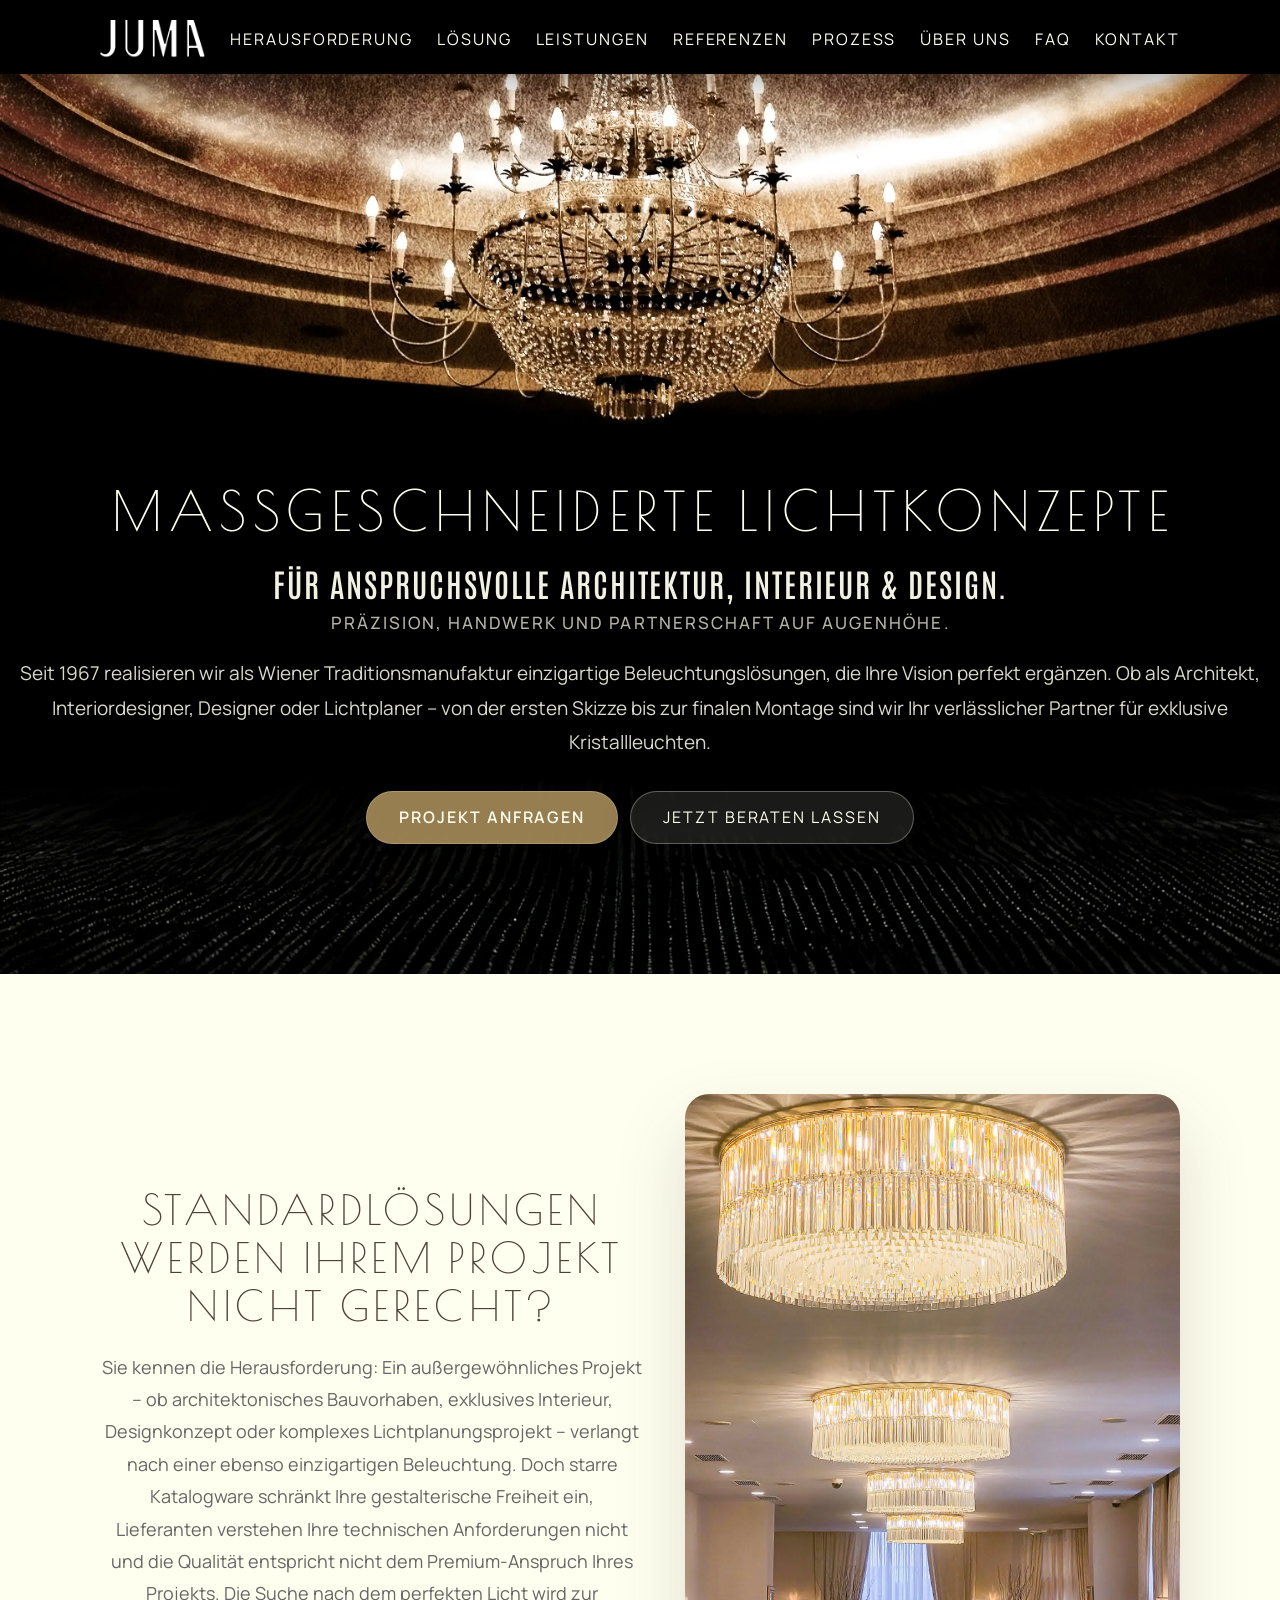
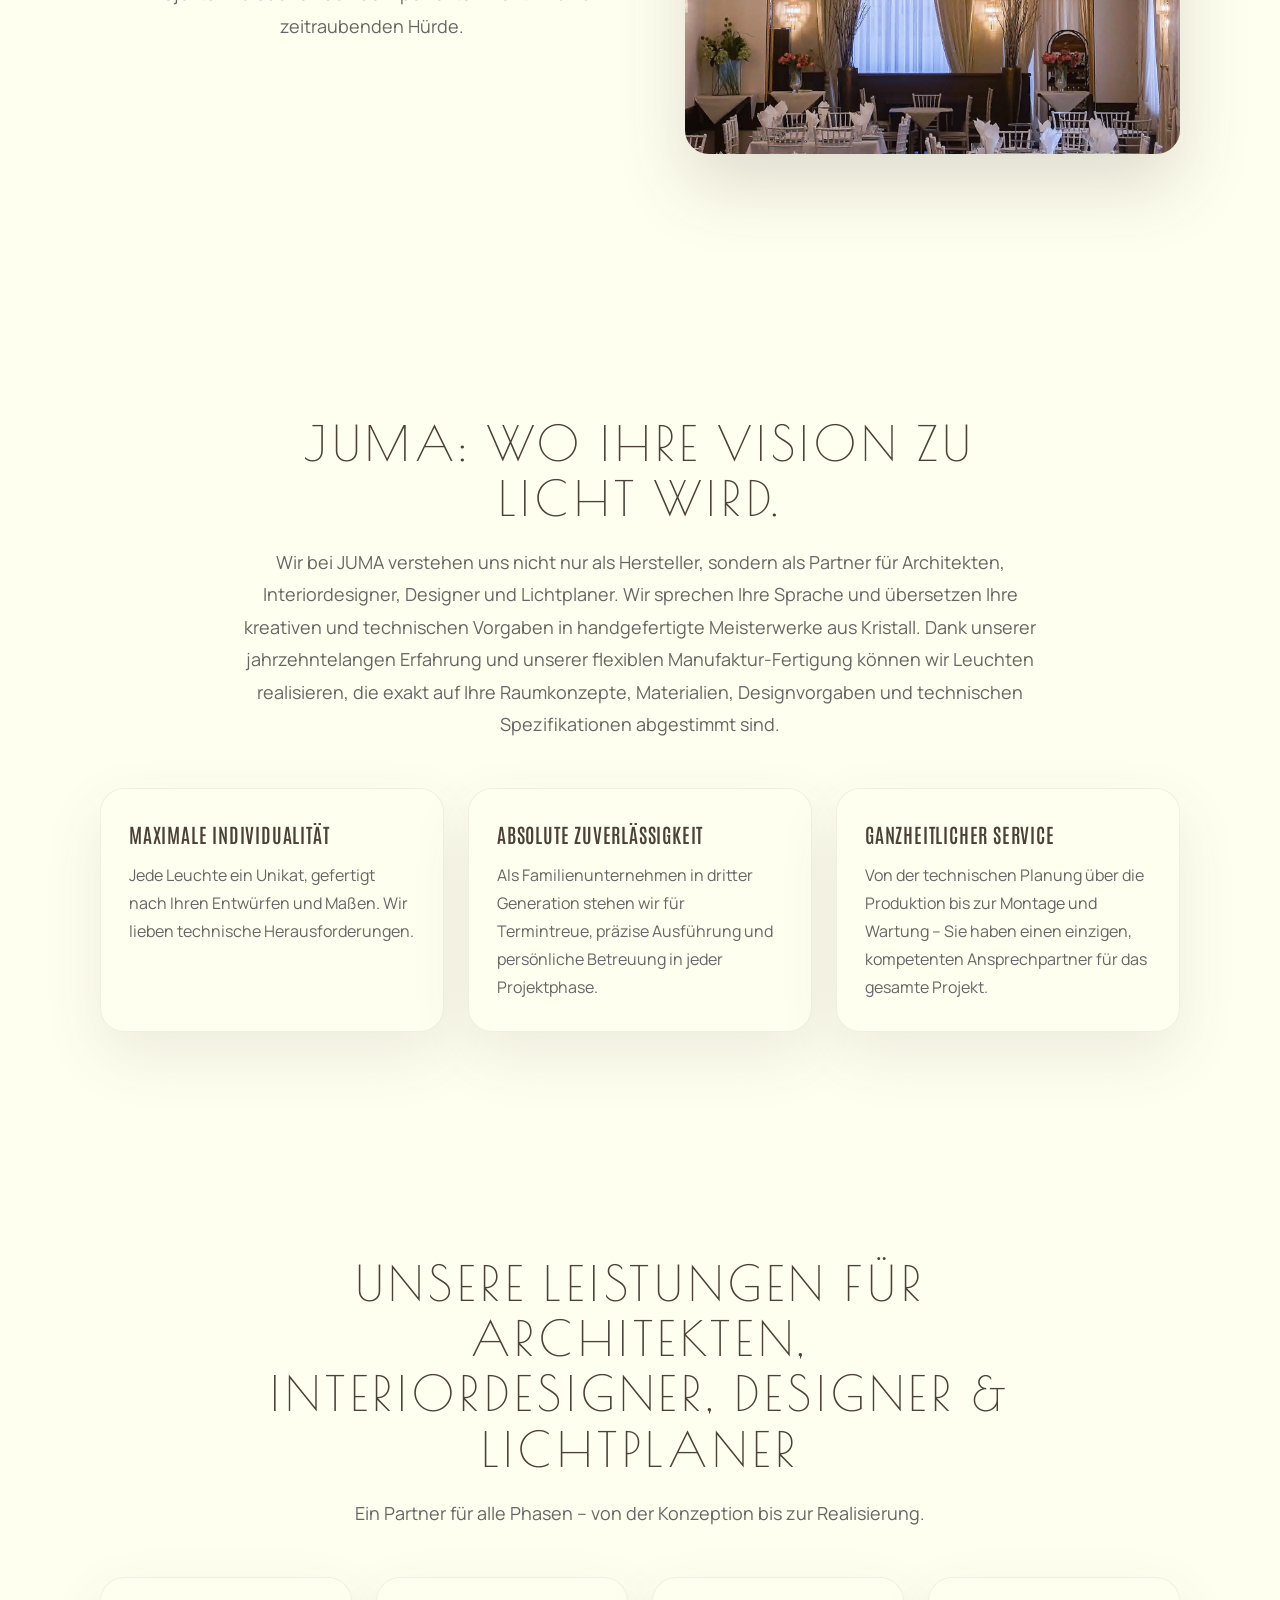
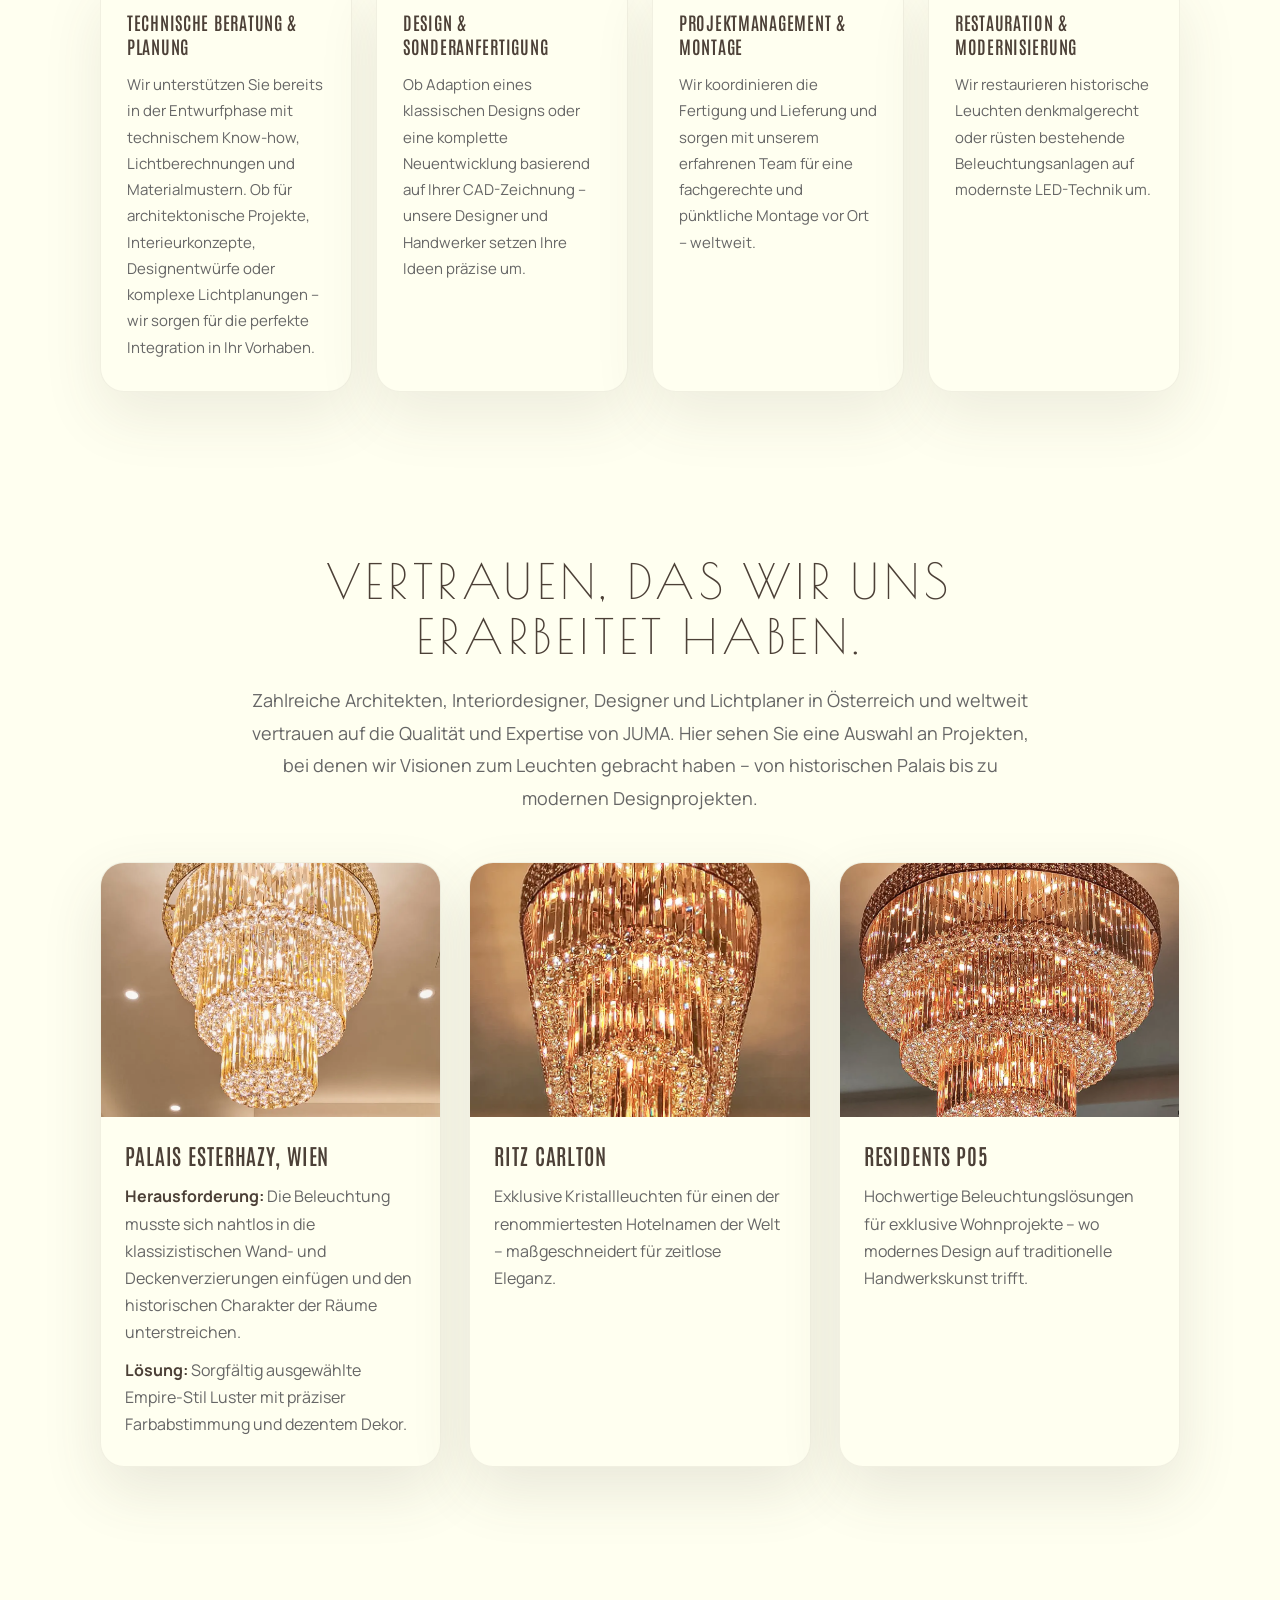
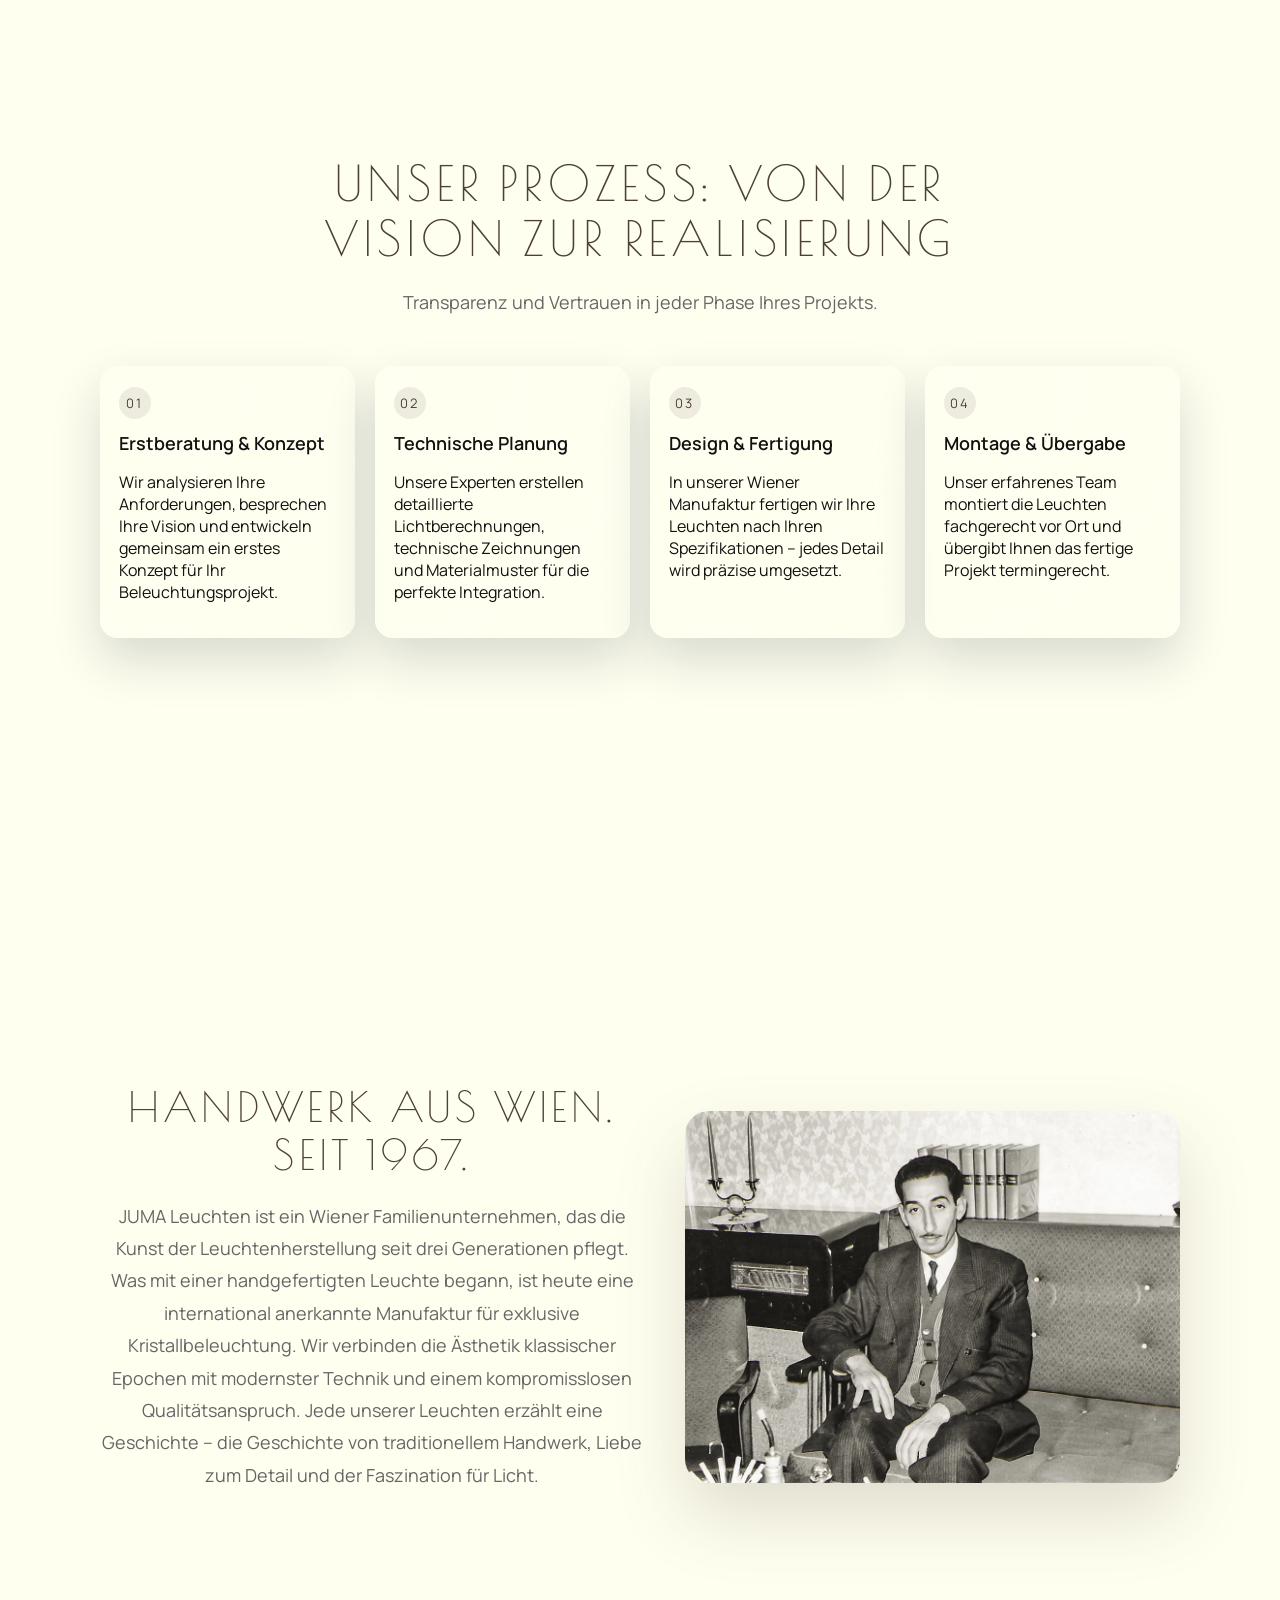
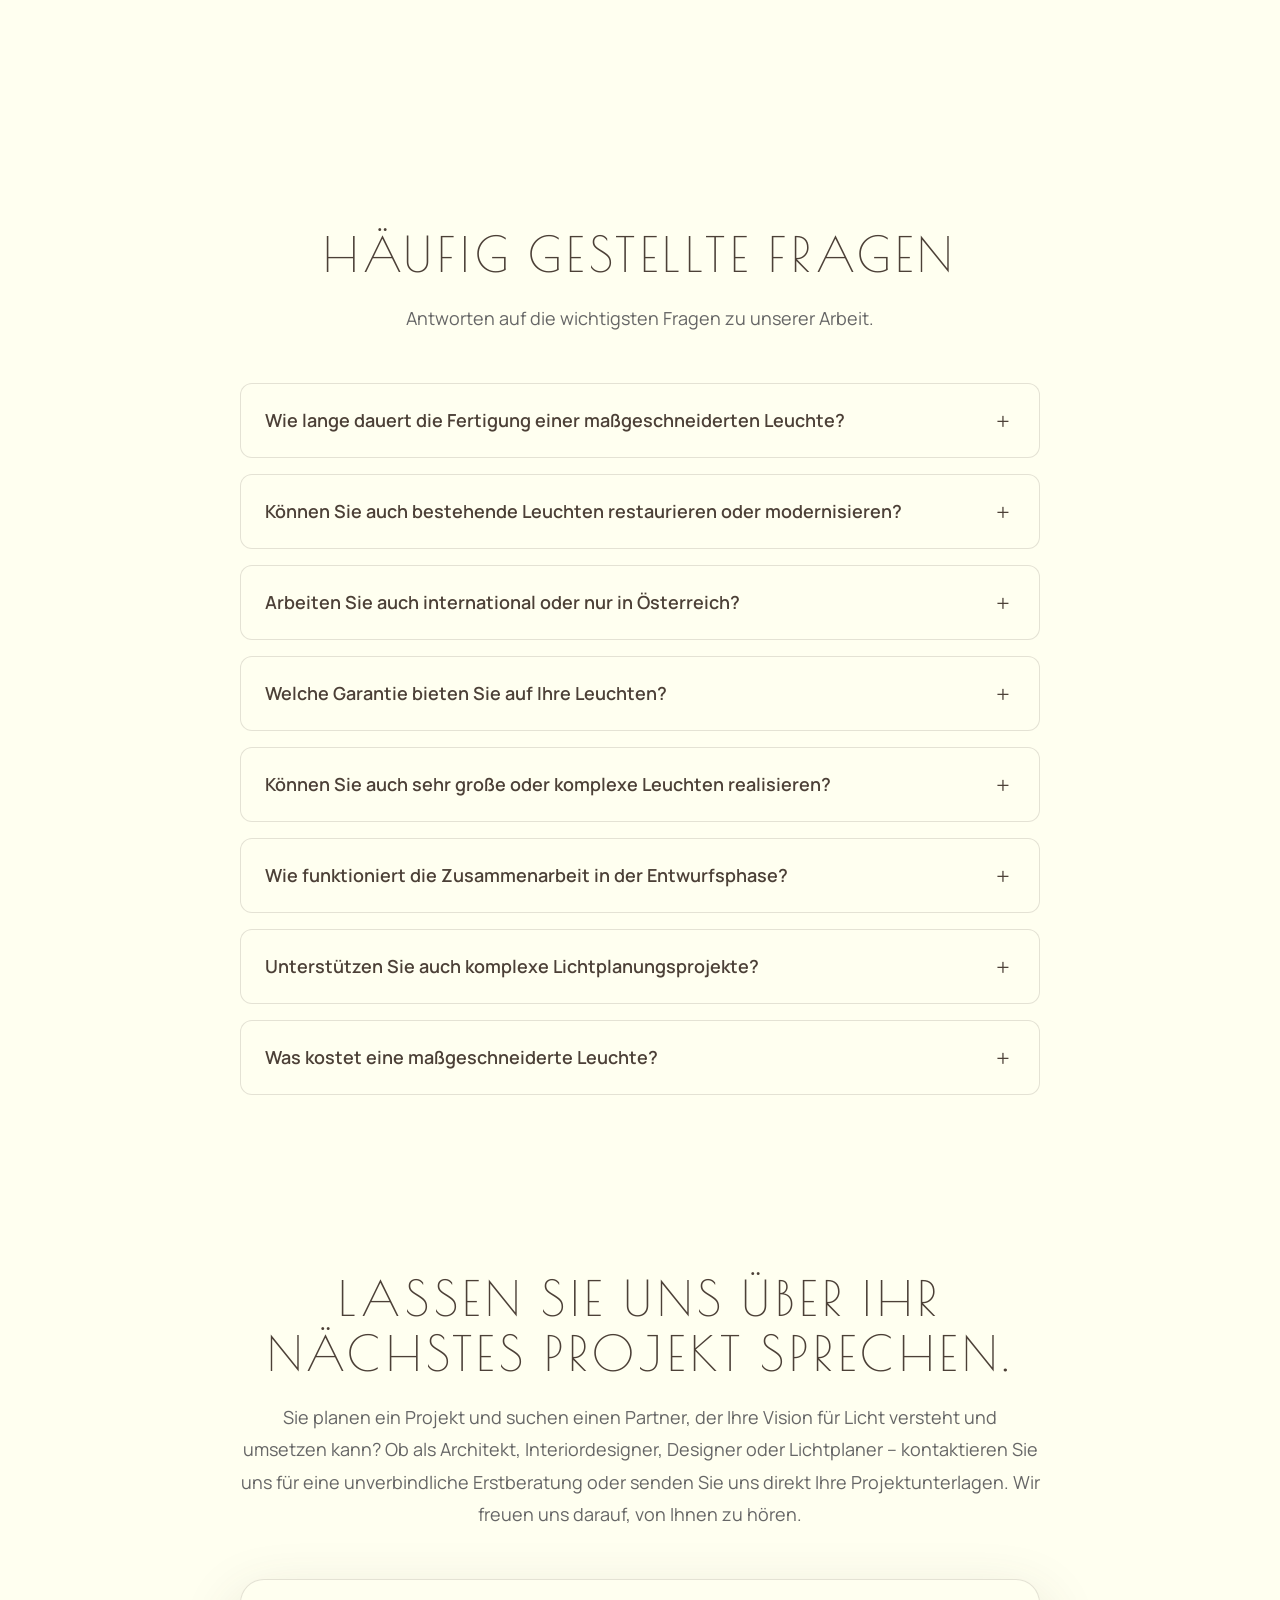
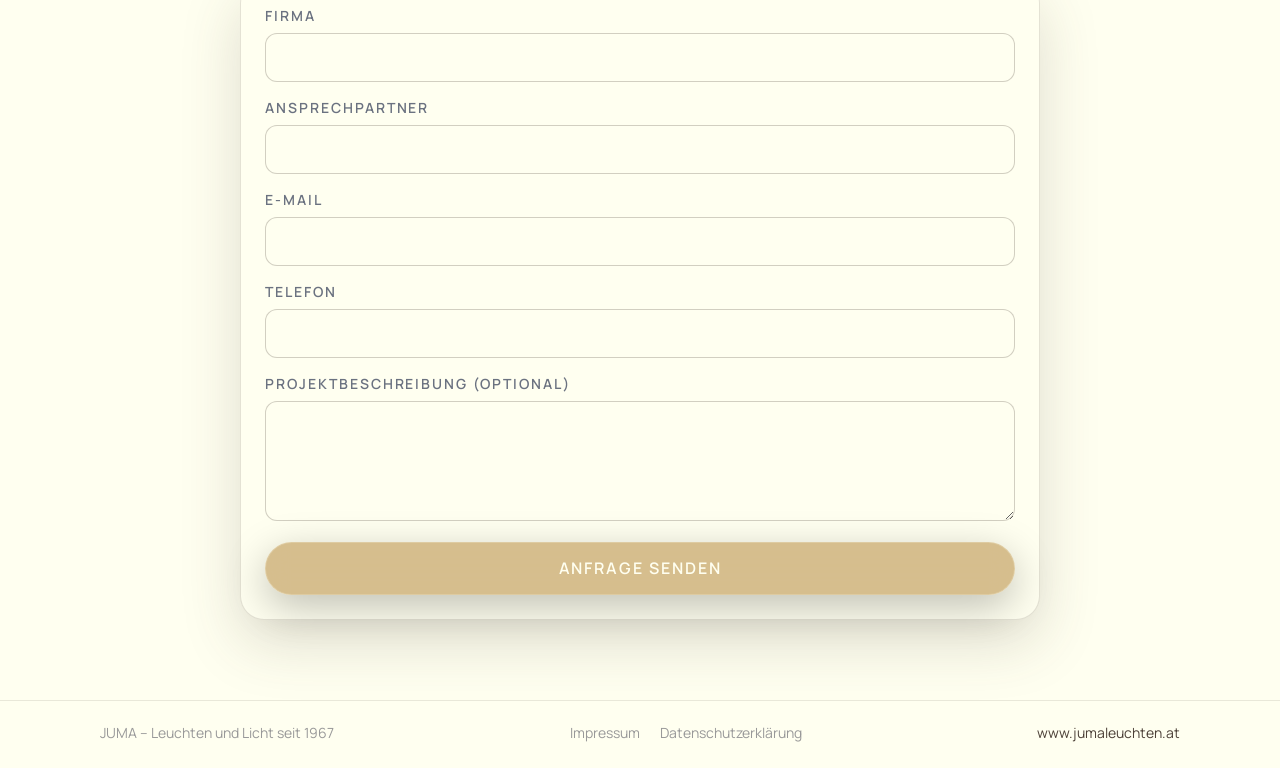
<file: index.html>
<!doctype html>
<html lang="de">
  <head>
    <meta charset="utf-8" />
    <meta name="viewport" content="width=device-width, initial-scale=1" />
    <title>JUMA – Maßgeschneiderte Lichtkonzepte für Architekten, Interiordesigner, Designer & Lichtplaner</title>
    <meta
      name="description"
      content="Seit 1967 realisiert JUMA als Wiener Traditionsmanufaktur einzigartige Beleuchtungslösungen für Architekten, Interiordesigner, Designer und Lichtplaner – von der ersten Skizze bis zur finalen Montage."
    />
    <link rel="icon" type="image/png" href="Branding/Logo/32x32 Favicon.png" />
    <link rel="preconnect" href="https://fonts.googleapis.com" />
    <link rel="preconnect" href="https://fonts.gstatic.com" crossorigin />
    <link href="https://fonts.googleapis.com/css2?family=Poiret+One&display=swap" rel="stylesheet" />
    <link href="https://fonts.googleapis.com/css2?family=Manrope:wght@400;500;700&display=swap" rel="stylesheet" />
    <meta http-equiv="Cache-Control" content="no-cache, no-store, must-revalidate" />
    <meta http-equiv="Pragma" content="no-cache" />
    <meta http-equiv="Expires" content="0" />
    <link rel="stylesheet" href="styles.css?v=6" />
    <!-- Preload critical resources -->
    <link rel="preload" href="Hero_Background_optimized.webp" as="image" fetchpriority="high" />
    <link rel="preload" href="Fonts/antonio/Antonio-SemiBold.ttf" as="font" type="font/ttf" crossorigin />
    <link rel="preload" href="Fonts/manrope/Manrope-Regular.ttf" as="font" type="font/ttf" crossorigin />
  </head>
  <body>
    <header class="site-header">
      <div class="container header-inner">
        <a href="#top" class="brand">
          <div class="brand-logo-wrapper"></div>
        </a>
        <nav class="main-nav" aria-label="Hauptnavigation">
          <ul>
            <li><a href="#challenge">Herausforderung</a></li>
            <li><a href="#solution">Lösung</a></li>
            <li><a href="#services">Leistungen</a></li>
            <li><a href="#references">Referenzen</a></li>
            <li><a href="#process">Prozess</a></li>
            <li><a href="#why-juma">Über uns</a></li>
            <li><a href="#faq">FAQ</a></li>
            <li><a href="#contact">Kontakt</a></li>
          </ul>
        </nav>
        <button
          class="burger"
          type="button"
          aria-label="Menü öffnen"
          aria-expanded="false"
          aria-controls="mobile-nav"
        >
          <span class="burger-line"></span>
          <span class="burger-line"></span>
          <span class="burger-line"></span>
        </button>
      </div>
      <nav id="mobile-nav" class="mobile-nav" aria-label="Mobile Navigation">
        <ul>
          <li><a href="#challenge">Herausforderung</a></li>
          <li><a href="#solution">Lösung</a></li>
          <li><a href="#services">Leistungen</a></li>
          <li><a href="#references">Referenzen</a></li>
          <li><a href="#process">Prozess</a></li>
          <li><a href="#why-juma">Über uns</a></li>
          <li><a href="#faq">FAQ</a></li>
          <li><a href="#contact">Kontakt</a></li>
        </ul>
      </nav>
    </header>

    <main>
      <section id="top" class="hero hero-dark">
        <div class="hero-overlay"></div>
        <picture class="hero-media">
          <source srcset="Hero_Background_optimized.webp" type="image/webp" />
          <img
            src="Hero_Background_optimized.webp"
            alt="Dramatische Beleuchtung für JUMA Hero"
            fetchpriority="high"
            width="1920"
            height="1080"
          />
        </picture>
        <div class="hero-content-wrapper">
          <div class="container hero-content" data-animate="fade-up">
            <h1 class="hero-title-main">Maßgeschneiderte Lichtkonzepte</h1>
            <p class="hero-title-sub">für anspruchsvolle Architektur, Interieur & Design.</p>
            <p class="hero-title-sub-small">Präzision, Handwerk und Partnerschaft auf Augenhöhe.</p>
            <p class="hero-subtitle">
              Seit 1967 realisieren wir als Wiener Traditionsmanufaktur einzigartige
              Beleuchtungslösungen, die Ihre Vision perfekt ergänzen. Ob als Architekt, Interiordesigner, Designer oder Lichtplaner – von der ersten Skizze bis zur finalen Montage sind wir Ihr verlässlicher Partner für exklusive Kristallleuchten.
            </p>
            <div class="hero-actions">
              <a href="#contact" class="btn primary">Projekt anfragen</a>
              <a href="#contact" class="btn secondary-light">Jetzt beraten lassen</a>
            </div>
          </div>
        </div>
      </section>

      <section id="challenge" class="section section-alt">
        <div class="container section-grid" data-animate="fade-up">
          <div class="section-text">
            <h2>Standardlösungen werden Ihrem Projekt nicht gerecht?</h2>
            <p>
              Sie kennen die Herausforderung: Ein außergewöhnliches Projekt – ob architektonisches Bauvorhaben, exklusives Interieur, Designkonzept oder komplexes Lichtplanungsprojekt – verlangt nach einer ebenso einzigartigen Beleuchtung. Doch starre Katalogware schränkt Ihre gestalterische Freiheit ein, Lieferanten verstehen Ihre technischen Anforderungen nicht und die Qualität entspricht nicht dem Premium-Anspruch Ihres Projekts. Die Suche nach dem perfekten Licht wird zur zeitraubenden Hürde.
            </p>
          </div>
          <div class="section-media">
            <picture>
              <source srcset="Bilder/Projektbilder/20240408_145405_optimized.webp" type="image/webp" />
              <img
                src="Bilder/Projektbilder/20240408_145405_optimized.webp"
                alt="Architektonischer Raum mit anspruchsvoller Beleuchtung"
                loading="lazy"
                width="800"
                height="600"
              />
            </picture>
          </div>
        </div>
      </section>

      <section id="solution" class="section">
        <div class="container" data-animate="fade-up">
          <div class="section-intro">
            <h2>JUMA: Wo Ihre Vision zu Licht wird.</h2>
            <p>
              Wir bei JUMA verstehen uns nicht nur als Hersteller, sondern als Partner für
              Architekten, Interiordesigner, Designer und Lichtplaner. Wir sprechen Ihre Sprache und übersetzen Ihre kreativen und technischen Vorgaben in handgefertigte Meisterwerke aus Kristall. Dank unserer jahrzehntelangen Erfahrung und unserer flexiblen Manufaktur-Fertigung können wir Leuchten realisieren, die exakt auf Ihre Raumkonzepte, Materialien, Designvorgaben und technischen Spezifikationen abgestimmt sind.
            </p>
          </div>
          <div class="feature-grid">
            <article class="feature-card">
              <h3>Maximale Individualität</h3>
              <p>
                Jede Leuchte ein Unikat, gefertigt nach Ihren Entwürfen und Maßen. Wir lieben
                technische Herausforderungen.
              </p>
            </article>
            <article class="feature-card">
              <h3>Absolute Zuverlässigkeit</h3>
              <p>
                Als Familienunternehmen in dritter Generation stehen wir für Termintreue, präzise
                Ausführung und persönliche Betreuung in jeder Projektphase.
              </p>
            </article>
            <article class="feature-card">
              <h3>Ganzheitlicher Service</h3>
              <p>
                Von der technischen Planung über die Produktion bis zur Montage und Wartung – Sie
                haben einen einzigen, kompetenten Ansprechpartner für das gesamte Projekt.
              </p>
            </article>
          </div>
        </div>
      </section>


      <section id="services" class="section">
        <div class="container" data-animate="fade-up">
          <div class="section-intro">
            <h2>Unsere Leistungen für Architekten, Interiordesigner, Designer &amp; Lichtplaner</h2>
            <p>Ein Partner für alle Phasen – von der Konzeption bis zur Realisierung.</p>
          </div>
          <div class="service-grid">
            <article class="service-card">
              <h3>Technische Beratung &amp; Planung</h3>
              <p>
                Wir unterstützen Sie bereits in der Entwurfphase mit technischem Know-how,
                Lichtberechnungen und Materialmustern. Ob für architektonische Projekte, Interieurkonzepte, Designentwürfe oder komplexe Lichtplanungen – wir sorgen für die perfekte Integration in Ihr Vorhaben.
              </p>
            </article>
            <article class="service-card">
              <h3>Design &amp; Sonderanfertigung</h3>
              <p>
                Ob Adaption eines klassischen Designs oder eine komplette Neuentwicklung basierend auf
                Ihrer CAD-Zeichnung – unsere Designer und Handwerker setzen Ihre Ideen präzise um.
              </p>
            </article>
            <article class="service-card">
              <h3>Projektmanagement &amp; Montage</h3>
              <p>
                Wir koordinieren die Fertigung und Lieferung und sorgen mit unserem erfahrenen Team für
                eine fachgerechte und pünktliche Montage vor Ort – weltweit.
              </p>
            </article>
            <article class="service-card">
              <h3>Restauration &amp; Modernisierung</h3>
              <p>
                Wir restaurieren historische Leuchten denkmalgerecht oder rüsten bestehende
                Beleuchtungsanlagen auf modernste LED-Technik um.
              </p>
            </article>
          </div>
        </div>
      </section>

      <section id="references" class="section section-alt">
        <div class="container" data-animate="fade-up">
          <div class="section-intro">
            <h2>Vertrauen, das wir uns erarbeitet haben.</h2>
            <p>
              Zahlreiche Architekten, Interiordesigner, Designer und Lichtplaner in Österreich und weltweit vertrauen auf die Qualität und Expertise von JUMA. Hier sehen Sie eine Auswahl an Projekten, bei denen wir Visionen zum Leuchten gebracht haben – von historischen Palais bis zu modernen Designprojekten.
            </p>
          </div>
          <div class="reference-grid">
            <article class="reference-card reference-featured">
              <div class="reference-image">
                <picture>
                  <source srcset="Bilder/Projektbilder/24092005_optimized.webp" type="image/webp" />
                  <img src="Bilder/Projektbilder/24092005_optimized.webp" alt="Palais Esterhazy Wien - Empire-Stil Luster" loading="lazy" width="800" height="500" />
                </picture>
              </div>
              <div class="reference-content">
                <h3>Palais Esterhazy, Wien</h3>
                <p class="reference-challenge">
                  <strong>Herausforderung:</strong> Die Beleuchtung musste sich nahtlos in die klassizistischen Wand- und
                  Deckenverzierungen einfügen und den historischen Charakter der Räume unterstreichen.
                </p>
                <p class="reference-solution">
                  <strong>Lösung:</strong> Sorgfältig ausgewählte Empire-Stil Luster mit präziser Farbabstimmung und
                  dezentem Dekor.
                </p>
              </div>
            </article>
            <article class="reference-card">
              <div class="reference-image">
                <picture>
                  <source srcset="Bilder/Projektbilder/24092302_optimized.webp" type="image/webp" />
                  <img src="Bilder/Projektbilder/24092302_optimized.webp" alt="Ritz Carlton - Kristallleuchter" loading="lazy" width="600" height="400" />
                </picture>
              </div>
              <div class="reference-content">
                <h3>Ritz Carlton</h3>
                <p>Exklusive Kristallleuchten für einen der renommiertesten Hotelnamen der Welt – maßgeschneidert für zeitlose Eleganz.</p>
              </div>
            </article>
            <article class="reference-card">
              <div class="reference-image">
                <picture>
                  <source srcset="Bilder/Projektbilder/24092002_optimized.webp" type="image/webp" />
                  <img src="Bilder/Projektbilder/24092002_optimized.webp" alt="Residents P05 - Moderne Wohnbeleuchtung" loading="lazy" width="600" height="400" />
                </picture>
              </div>
              <div class="reference-content">
                <h3>Residents P05</h3>
                <p>Hochwertige Beleuchtungslösungen für exklusive Wohnprojekte – wo modernes Design auf traditionelle Handwerkskunst trifft.</p>
              </div>
            </article>
          </div>
        </div>
      </section>

      <section id="process" class="section">
        <div class="container" data-animate="fade-up">
          <div class="section-intro">
            <h2>Unser Prozess: Von der Vision zur Realisierung</h2>
            <p>Transparenz und Vertrauen in jeder Phase Ihres Projekts.</p>
          </div>
          <div class="process-grid">
            <article class="process-step">
              <div class="process-number">01</div>
              <h3>Erstberatung & Konzept</h3>
              <p>Wir analysieren Ihre Anforderungen, besprechen Ihre Vision und entwickeln gemeinsam ein erstes Konzept für Ihr Beleuchtungsprojekt.</p>
            </article>
            <article class="process-step">
              <div class="process-number">02</div>
              <h3>Technische Planung</h3>
              <p>Unsere Experten erstellen detaillierte Lichtberechnungen, technische Zeichnungen und Materialmuster für die perfekte Integration.</p>
            </article>
            <article class="process-step">
              <div class="process-number">03</div>
              <h3>Design & Fertigung</h3>
              <p>In unserer Wiener Manufaktur fertigen wir Ihre Leuchten nach Ihren Spezifikationen – jedes Detail wird präzise umgesetzt.</p>
            </article>
            <article class="process-step">
              <div class="process-number">04</div>
              <h3>Montage & Übergabe</h3>
              <p>Unser erfahrenes Team montiert die Leuchten fachgerecht vor Ort und übergibt Ihnen das fertige Projekt termingerecht.</p>
            </article>
          </div>
        </div>
      </section>

      <section id="why-juma" class="section">
        <div class="container section-grid" data-animate="fade-up">
          <div class="section-text">
            <h2>Handwerk aus Wien. Seit 1967.</h2>
            <p>
              JUMA Leuchten ist ein Wiener Familienunternehmen, das die Kunst der Leuchtenherstellung
              seit drei Generationen pflegt. Was mit einer handgefertigten Leuchte begann, ist heute
              eine international anerkannte Manufaktur für exklusive Kristallbeleuchtung. Wir
              verbinden die Ästhetik klassischer Epochen mit modernster Technik und einem
              kompromisslosen Qualitätsanspruch. Jede unserer Leuchten erzählt eine Geschichte – die
              Geschichte von traditionellem Handwerk, Liebe zum Detail und der Faszination für Licht.
            </p>
          </div>
          <div class="section-media">
            <picture>
              <source srcset="Bilder/Unternehmen/Mohammad Juma_optimized.webp" type="image/webp" />
              <img
                src="Bilder/Unternehmen/Mohammad Juma_optimized.webp"
                alt="JUMA Leuchten – Wiener Familienunternehmen"
                loading="lazy"
                width="800"
                height="600"
              />
            </picture>
          </div>
        </div>
      </section>

      <section id="faq" class="section section-alt">
        <div class="container" data-animate="fade-up">
          <div class="section-intro">
            <h2>Häufig gestellte Fragen</h2>
            <p>Antworten auf die wichtigsten Fragen zu unserer Arbeit.</p>
          </div>
          <div class="faq-container">
            <div class="faq-item">
              <button class="faq-question" aria-expanded="false">
                <span>Wie lange dauert die Fertigung einer maßgeschneiderten Leuchte?</span>
                <span class="faq-icon">+</span>
              </button>
              <div class="faq-answer">
                <p>Die Fertigungszeit hängt von Komplexität und Umfang Ihres Projekts ab. Standardmäßig planen wir 8-12 Wochen für die Fertigung ein. Bei größeren Projekten oder besonders komplexen Anforderungen kann die Dauer entsprechend länger sein. Wir besprechen die genauen Zeiträume bereits in der Erstberatung mit Ihnen.</p>
              </div>
            </div>
            <div class="faq-item">
              <button class="faq-question" aria-expanded="false">
                <span>Können Sie auch bestehende Leuchten restaurieren oder modernisieren?</span>
                <span class="faq-icon">+</span>
              </button>
              <div class="faq-answer">
                <p>Ja, absolut. Wir restaurieren historische Leuchten denkmalgerecht und rüsten bestehende Beleuchtungsanlagen auf modernste LED-Technik um. Dabei erhalten wir den authentischen Charakter der Leuchte und verbessern gleichzeitig Energieeffizienz und Lichtqualität.</p>
              </div>
            </div>
            <div class="faq-item">
              <button class="faq-question" aria-expanded="false">
                <span>Arbeiten Sie auch international oder nur in Österreich?</span>
                <span class="faq-icon">+</span>
              </button>
              <div class="faq-answer">
                <p>Wir realisieren Projekte weltweit. Unser erfahrenes Montageteam ist international tätig und sorgt für eine fachgerechte Installation Ihrer Leuchten vor Ort – unabhängig vom Standort Ihres Projekts.</p>
              </div>
            </div>
            <div class="faq-item">
              <button class="faq-question" aria-expanded="false">
                <span>Welche Garantie bieten Sie auf Ihre Leuchten?</span>
                <span class="faq-icon">+</span>
              </button>
              <div class="faq-answer">
                <p>Wir bieten eine umfassende Garantie auf alle unsere Leuchten. Die genauen Garantiebedingungen hängen von der Art der Leuchte und den verwendeten Komponenten ab. Details besprechen wir individuell mit Ihnen im Rahmen Ihrer Projektplanung.</p>
              </div>
            </div>
            <div class="faq-item">
              <button class="faq-question" aria-expanded="false">
                <span>Können Sie auch sehr große oder komplexe Leuchten realisieren?</span>
                <span class="faq-icon">+</span>
              </button>
              <div class="faq-answer">
                <p>Ja, wir lieben technische Herausforderungen. Unsere Manufaktur-Fertigung ermöglicht es uns, auch sehr große, komplexe oder ungewöhnliche Leuchten zu realisieren. Wir haben bereits Projekte mit Leuchten von mehreren Metern Durchmesser und komplexen technischen Anforderungen erfolgreich umgesetzt.</p>
              </div>
            </div>
            <div class="faq-item">
              <button class="faq-question" aria-expanded="false">
                <span>Wie funktioniert die Zusammenarbeit in der Entwurfsphase?</span>
                <span class="faq-icon">+</span>
              </button>
              <div class="faq-answer">
                <p>Wir unterstützen Sie bereits in der Entwurfphase mit technischem Know-how, Lichtberechnungen und Materialmustern. Sie können uns Ihre CAD-Zeichnungen, Designskizzen oder Lichtplanungen zusenden, und wir entwickeln gemeinsam die optimale Lösung für Ihr Projekt. Wir sprechen Ihre Sprache und verstehen die Anforderungen von Architekten, Interiordesignern, Designern und Lichtplanern.</p>
              </div>
            </div>
            <div class="faq-item">
              <button class="faq-question" aria-expanded="false">
                <span>Unterstützen Sie auch komplexe Lichtplanungsprojekte?</span>
                <span class="faq-icon">+</span>
              </button>
              <div class="faq-answer">
                <p>Ja, wir arbeiten eng mit Lichtplanern zusammen und unterstützen komplexe Lichtplanungsprojekte mit technischen Berechnungen, Materialmustern und maßgeschneiderten Lösungen. Unsere Leuchten können exakt auf Ihre Lichtplanungsvorgaben abgestimmt werden, einschließlich spezifischer Lichtstärken, Farbtemperaturen und Beleuchtungsstärken.</p>
              </div>
            </div>
            <div class="faq-item">
              <button class="faq-question" aria-expanded="false">
                <span>Was kostet eine maßgeschneiderte Leuchte?</span>
                <span class="faq-icon">+</span>
              </button>
              <div class="faq-answer">
                <p>Die Kosten variieren je nach Größe, Komplexität, Materialien und technischen Anforderungen. Da jede Leuchte ein Unikat ist, erstellen wir Ihnen gerne ein individuelles Angebot basierend auf Ihren spezifischen Anforderungen. Kontaktieren Sie uns für eine unverbindliche Erstberatung.</p>
              </div>
            </div>
          </div>
        </div>
      </section>

      <section id="contact" class="section section-contact">
        <div class="container" data-animate="fade-up">
          <div class="section-intro">
            <h2>Lassen Sie uns über Ihr nächstes Projekt sprechen.</h2>
            <p>
              Sie planen ein Projekt und suchen einen Partner, der Ihre Vision für Licht versteht und umsetzen kann? Ob als Architekt, Interiordesigner, Designer oder Lichtplaner – kontaktieren Sie uns für eine unverbindliche Erstberatung oder senden Sie uns direkt Ihre Projektunterlagen. Wir freuen uns darauf, von Ihnen zu hören.
            </p>
          </div>
          <div class="contact-grid">
            <form class="contact-form">
              <div class="form-row">
                <label for="company">Firma</label>
                <input id="company" name="company" type="text" />
              </div>
              <div class="form-row">
                <label for="name">Ansprechpartner</label>
                <input id="name" name="name" type="text" />
              </div>
              <div class="form-row">
                <label for="email">E-Mail</label>
                <input id="email" name="email" type="email" />
              </div>
              <div class="form-row">
                <label for="phone">Telefon</label>
                <input id="phone" name="phone" type="tel" />
              </div>
              <div class="form-row">
                <label for="project">Projektbeschreibung (optional)</label>
                <textarea id="project" name="project" rows="4"></textarea>
              </div>
              <button type="submit" class="btn primary full-width">Anfrage senden</button>
            </form>
          </div>
        </div>
      </section>
    </main>

    <footer class="site-footer">
      <div class="container footer-inner">
        <div class="footer-left">
          <span>JUMA – Leuchten und Licht seit 1967</span>
        </div>
        <div class="footer-links">
          <a href="impressum.html">Impressum</a>
          <a href="datenschutz.html">Datenschutzerklärung</a>
        </div>
        <div class="footer-right">
          <a href="https://www.jumaleuchten.at/" target="_blank" rel="noreferrer"
            >www.jumaleuchten.at</a
          >
        </div>
      </div>
    </footer>

    <script src="script.js?v=2" defer></script>
  </body>
</html>
</file>
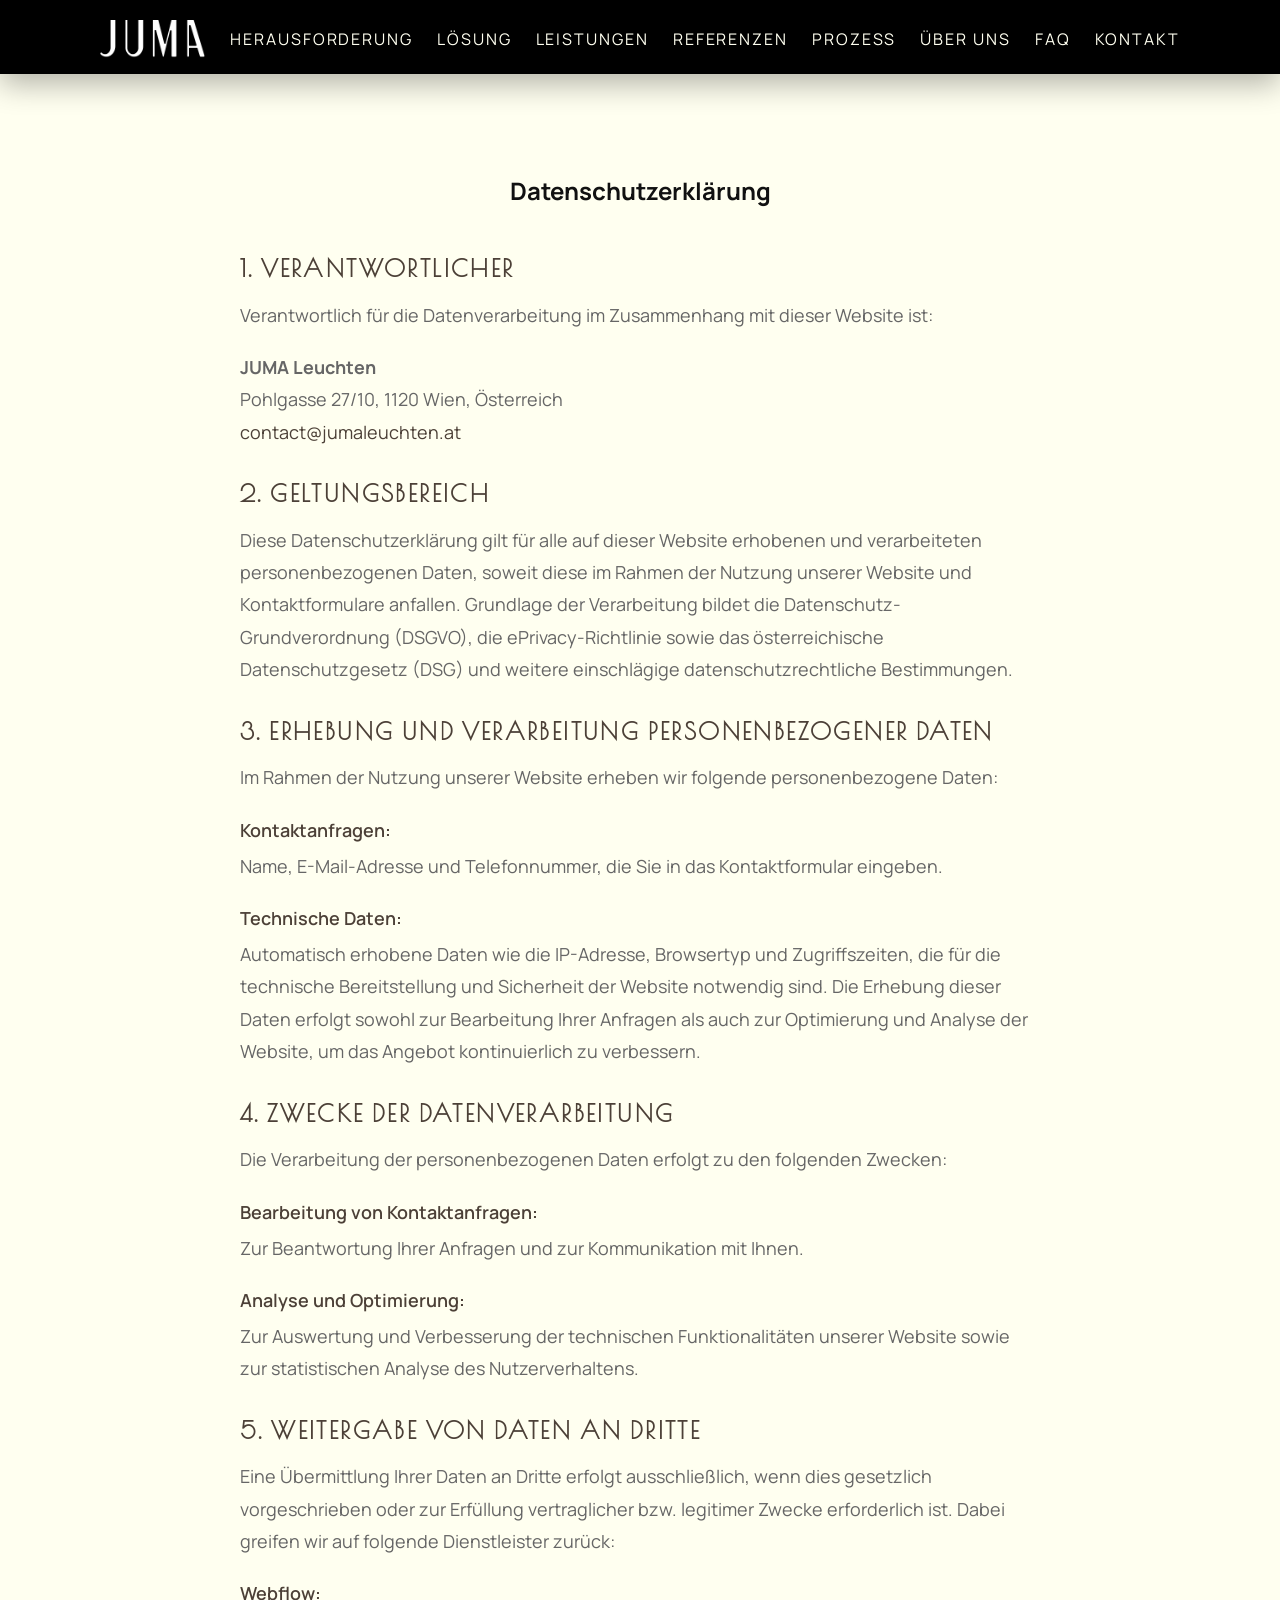
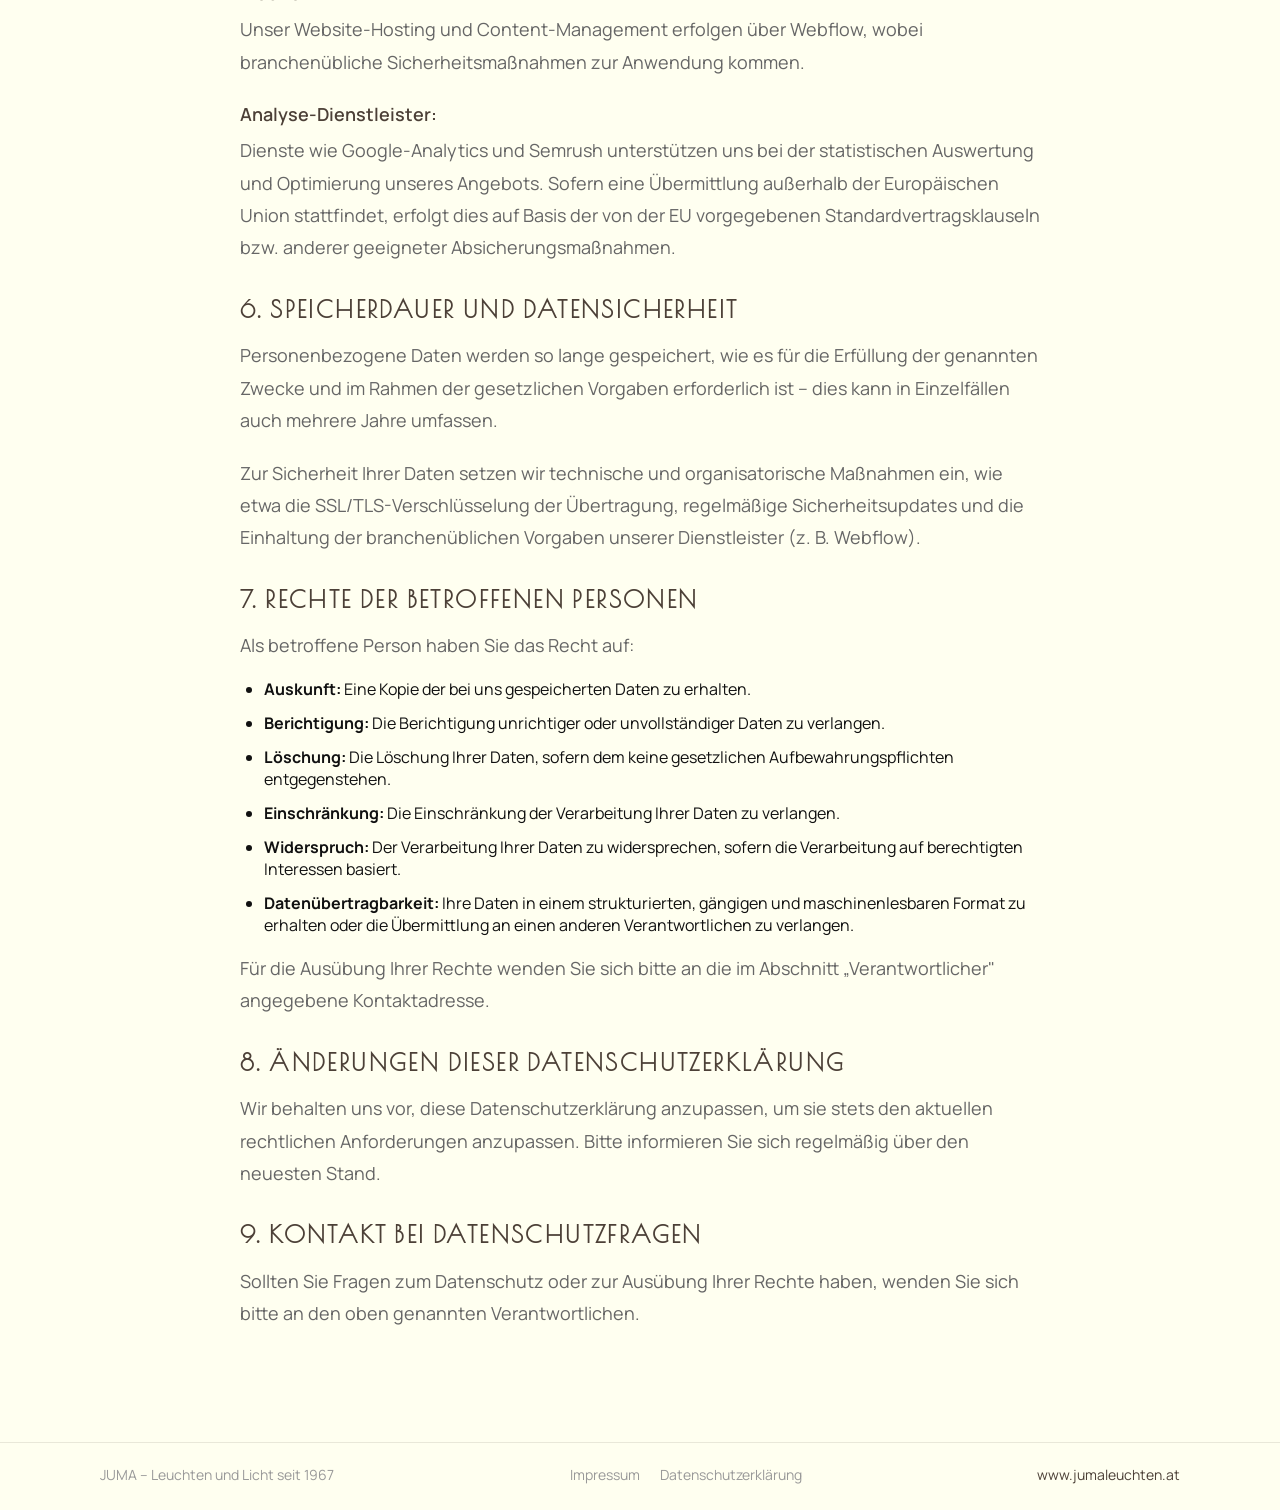
<file: datenschutz.html>
<!doctype html>
<html lang="de">
  <head>
    <meta charset="utf-8" />
    <meta name="viewport" content="width=device-width, initial-scale=1" />
    <title>JUMA – Datenschutzerklärung</title>
    <meta name="description" content="Datenschutzerklärung von JUMA Leuchten" />
    <link rel="icon" type="image/png" href="Branding/Logo/32x32 Favicon.png" />
    <link rel="preconnect" href="https://fonts.googleapis.com" />
    <link rel="preconnect" href="https://fonts.gstatic.com" crossorigin />
    <link href="https://fonts.googleapis.com/css2?family=Poiret+One&display=swap" rel="stylesheet" />
    <link href="https://fonts.googleapis.com/css2?family=Manrope:wght@400;500;700&display=swap" rel="stylesheet" />
    <link rel="stylesheet" href="styles.css?v=6" />
  </head>
  <body>
    <header class="site-header">
      <div class="container header-inner">
        <a href="index.html" class="brand">
          <div class="brand-logo-wrapper"></div>
        </a>
        <nav class="main-nav" aria-label="Hauptnavigation">
          <ul>
            <li><a href="index.html#challenge">Herausforderung</a></li>
            <li><a href="index.html#solution">Lösung</a></li>
            <li><a href="index.html#services">Leistungen</a></li>
            <li><a href="index.html#references">Referenzen</a></li>
            <li><a href="index.html#process">Prozess</a></li>
            <li><a href="index.html#why-juma">Über uns</a></li>
            <li><a href="index.html#faq">FAQ</a></li>
            <li><a href="index.html#contact">Kontakt</a></li>
          </ul>
        </nav>
        <button
          class="burger"
          type="button"
          aria-label="Menü öffnen"
          aria-expanded="false"
          aria-controls="mobile-nav"
        >
          <span class="burger-line"></span>
          <span class="burger-line"></span>
          <span class="burger-line"></span>
        </button>
      </div>
      <nav id="mobile-nav" class="mobile-nav" aria-label="Mobile Navigation">
        <ul>
          <li><a href="index.html#challenge">Herausforderung</a></li>
          <li><a href="index.html#solution">Lösung</a></li>
          <li><a href="index.html#services">Leistungen</a></li>
          <li><a href="index.html#references">Referenzen</a></li>
          <li><a href="index.html#process">Prozess</a></li>
          <li><a href="index.html#why-juma">Über uns</a></li>
          <li><a href="index.html#faq">FAQ</a></li>
          <li><a href="index.html#contact">Kontakt</a></li>
        </ul>
      </nav>
    </header>

    <main>
      <section class="section">
        <div class="container">
          <div class="section-intro">
            <h1>Datenschutzerklärung</h1>
          </div>
          <div class="section-text" style="text-align: left; max-width: 800px; margin: 0 auto;">
            <div style="margin-bottom: 32px;">
              <h2 style="font-size: 24px; font-weight: 600; color: #4C4037; margin-bottom: 16px;">1. Verantwortlicher</h2>
              <p>Verantwortlich für die Datenverarbeitung im Zusammenhang mit dieser Website ist:</p>
              <p>
                <strong>JUMA Leuchten</strong><br>
                Pohlgasse 27/10, 1120 Wien, Österreich<br>
                <a href="mailto:contact@jumaleuchten.at" style="color: #4C4037;">contact@jumaleuchten.at</a>
              </p>
            </div>

            <div style="margin-bottom: 32px;">
              <h2 style="font-size: 24px; font-weight: 600; color: #4C4037; margin-bottom: 16px;">2. Geltungsbereich</h2>
              <p>
                Diese Datenschutzerklärung gilt für alle auf dieser Website erhobenen und verarbeiteten personenbezogenen Daten, soweit diese im Rahmen der Nutzung unserer Website und Kontaktformulare anfallen. Grundlage der Verarbeitung bildet die Datenschutz-Grundverordnung (DSGVO), die ePrivacy-Richtlinie sowie das österreichische Datenschutzgesetz (DSG) und weitere einschlägige datenschutzrechtliche Bestimmungen.
              </p>
            </div>

            <div style="margin-bottom: 32px;">
              <h2 style="font-size: 24px; font-weight: 600; color: #4C4037; margin-bottom: 16px;">3. Erhebung und Verarbeitung personenbezogener Daten</h2>
              <p style="margin-bottom: 16px;">Im Rahmen der Nutzung unserer Website erheben wir folgende personenbezogene Daten:</p>
              <div style="margin-bottom: 16px;">
                <h3 style="font-size: 18px; font-weight: 600; color: #4C4037; margin-bottom: 8px;">Kontaktanfragen:</h3>
                <p>Name, E-Mail-Adresse und Telefonnummer, die Sie in das Kontaktformular eingeben.</p>
              </div>
              <div>
                <h3 style="font-size: 18px; font-weight: 600; color: #4C4037; margin-bottom: 8px;">Technische Daten:</h3>
                <p>
                  Automatisch erhobene Daten wie die IP-Adresse, Browsertyp und Zugriffszeiten, die für die technische Bereitstellung und Sicherheit der Website notwendig sind. Die Erhebung dieser Daten erfolgt sowohl zur Bearbeitung Ihrer Anfragen als auch zur Optimierung und Analyse der Website, um das Angebot kontinuierlich zu verbessern.
                </p>
              </div>
            </div>

            <div style="margin-bottom: 32px;">
              <h2 style="font-size: 24px; font-weight: 600; color: #4C4037; margin-bottom: 16px;">4. Zwecke der Datenverarbeitung</h2>
              <p style="margin-bottom: 16px;">Die Verarbeitung der personenbezogenen Daten erfolgt zu den folgenden Zwecken:</p>
              <div style="margin-bottom: 16px;">
                <h3 style="font-size: 18px; font-weight: 600; color: #4C4037; margin-bottom: 8px;">Bearbeitung von Kontaktanfragen:</h3>
                <p>Zur Beantwortung Ihrer Anfragen und zur Kommunikation mit Ihnen.</p>
              </div>
              <div>
                <h3 style="font-size: 18px; font-weight: 600; color: #4C4037; margin-bottom: 8px;">Analyse und Optimierung:</h3>
                <p>Zur Auswertung und Verbesserung der technischen Funktionalitäten unserer Website sowie zur statistischen Analyse des Nutzerverhaltens.</p>
              </div>
            </div>

            <div style="margin-bottom: 32px;">
              <h2 style="font-size: 24px; font-weight: 600; color: #4C4037; margin-bottom: 16px;">5. Weitergabe von Daten an Dritte</h2>
              <p style="margin-bottom: 16px;">
                Eine Übermittlung Ihrer Daten an Dritte erfolgt ausschließlich, wenn dies gesetzlich vorgeschrieben oder zur Erfüllung vertraglicher bzw. legitimer Zwecke erforderlich ist. Dabei greifen wir auf folgende Dienstleister zurück:
              </p>
              <div style="margin-bottom: 16px;">
                <h3 style="font-size: 18px; font-weight: 600; color: #4C4037; margin-bottom: 8px;">Webflow:</h3>
                <p>Unser Website-Hosting und Content-Management erfolgen über Webflow, wobei branchenübliche Sicherheitsmaßnahmen zur Anwendung kommen.</p>
              </div>
              <div>
                <h3 style="font-size: 18px; font-weight: 600; color: #4C4037; margin-bottom: 8px;">Analyse-Dienstleister:</h3>
                <p>
                  Dienste wie Google-Analytics und Semrush unterstützen uns bei der statistischen Auswertung und Optimierung unseres Angebots. Sofern eine Übermittlung außerhalb der Europäischen Union stattfindet, erfolgt dies auf Basis der von der EU vorgegebenen Standardvertragsklauseln bzw. anderer geeigneter Absicherungsmaßnahmen.
                </p>
              </div>
            </div>

            <div style="margin-bottom: 32px;">
              <h2 style="font-size: 24px; font-weight: 600; color: #4C4037; margin-bottom: 16px;">6. Speicherdauer und Datensicherheit</h2>
              <p>
                Personenbezogene Daten werden so lange gespeichert, wie es für die Erfüllung der genannten Zwecke und im Rahmen der gesetzlichen Vorgaben erforderlich ist – dies kann in Einzelfällen auch mehrere Jahre umfassen.
              </p>
              <p style="margin-top: 16px;">
                Zur Sicherheit Ihrer Daten setzen wir technische und organisatorische Maßnahmen ein, wie etwa die SSL/TLS-Verschlüsselung der Übertragung, regelmäßige Sicherheitsupdates und die Einhaltung der branchenüblichen Vorgaben unserer Dienstleister (z. B. Webflow).
              </p>
            </div>

            <div style="margin-bottom: 32px;">
              <h2 style="font-size: 24px; font-weight: 600; color: #4C4037; margin-bottom: 16px;">7. Rechte der betroffenen Personen</h2>
              <p style="margin-bottom: 16px;">Als betroffene Person haben Sie das Recht auf:</p>
              <ul style="list-style: disc; padding-left: 24px; margin: 0;">
                <li style="margin-bottom: 12px;">
                  <strong>Auskunft:</strong> Eine Kopie der bei uns gespeicherten Daten zu erhalten.
                </li>
                <li style="margin-bottom: 12px;">
                  <strong>Berichtigung:</strong> Die Berichtigung unrichtiger oder unvollständiger Daten zu verlangen.
                </li>
                <li style="margin-bottom: 12px;">
                  <strong>Löschung:</strong> Die Löschung Ihrer Daten, sofern dem keine gesetzlichen Aufbewahrungspflichten entgegenstehen.
                </li>
                <li style="margin-bottom: 12px;">
                  <strong>Einschränkung:</strong> Die Einschränkung der Verarbeitung Ihrer Daten zu verlangen.
                </li>
                <li style="margin-bottom: 12px;">
                  <strong>Widerspruch:</strong> Der Verarbeitung Ihrer Daten zu widersprechen, sofern die Verarbeitung auf berechtigten Interessen basiert.
                </li>
                <li style="margin-bottom: 12px;">
                  <strong>Datenübertragbarkeit:</strong> Ihre Daten in einem strukturierten, gängigen und maschinenlesbaren Format zu erhalten oder die Übermittlung an einen anderen Verantwortlichen zu verlangen.
                </li>
              </ul>
              <p style="margin-top: 16px;">
                Für die Ausübung Ihrer Rechte wenden Sie sich bitte an die im Abschnitt „Verantwortlicher" angegebene Kontaktadresse.
              </p>
            </div>

            <div style="margin-bottom: 32px;">
              <h2 style="font-size: 24px; font-weight: 600; color: #4C4037; margin-bottom: 16px;">8. Änderungen dieser Datenschutzerklärung</h2>
              <p>
                Wir behalten uns vor, diese Datenschutzerklärung anzupassen, um sie stets den aktuellen rechtlichen Anforderungen anzupassen. Bitte informieren Sie sich regelmäßig über den neuesten Stand.
              </p>
            </div>

            <div style="margin-bottom: 32px;">
              <h2 style="font-size: 24px; font-weight: 600; color: #4C4037; margin-bottom: 16px;">9. Kontakt bei Datenschutzfragen</h2>
              <p>
                Sollten Sie Fragen zum Datenschutz oder zur Ausübung Ihrer Rechte haben, wenden Sie sich bitte an den oben genannten Verantwortlichen.
              </p>
            </div>
          </div>
        </div>
      </section>
    </main>

    <footer class="site-footer">
      <div class="container footer-inner">
        <div class="footer-left">
          <span>JUMA – Leuchten und Licht seit 1967</span>
        </div>
        <div class="footer-links">
          <a href="impressum.html">Impressum</a>
          <a href="datenschutz.html">Datenschutzerklärung</a>
        </div>
        <div class="footer-right">
          <a href="https://www.jumaleuchten.at/" target="_blank" rel="noreferrer">www.jumaleuchten.at</a>
        </div>
      </div>
    </footer>

    <script src="script.js?v=2" defer></script>
  </body>
</html>
</file>
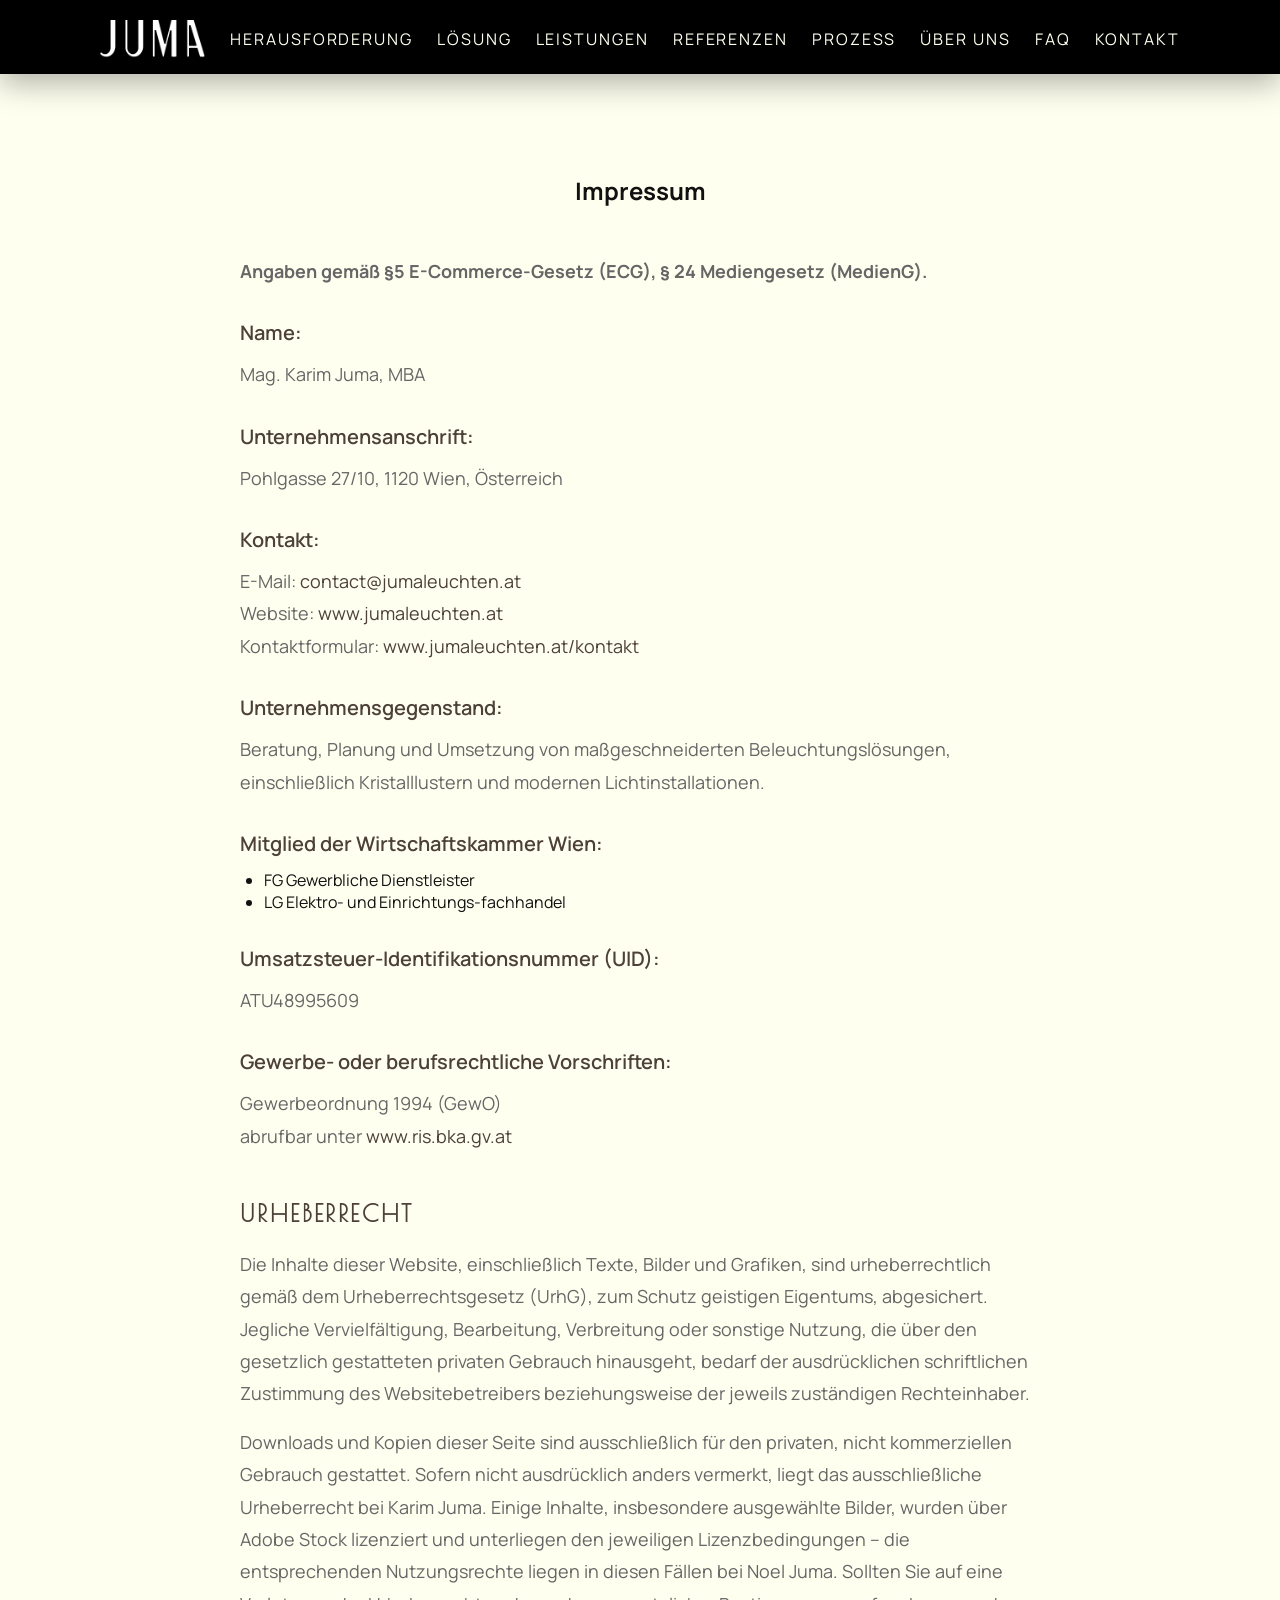
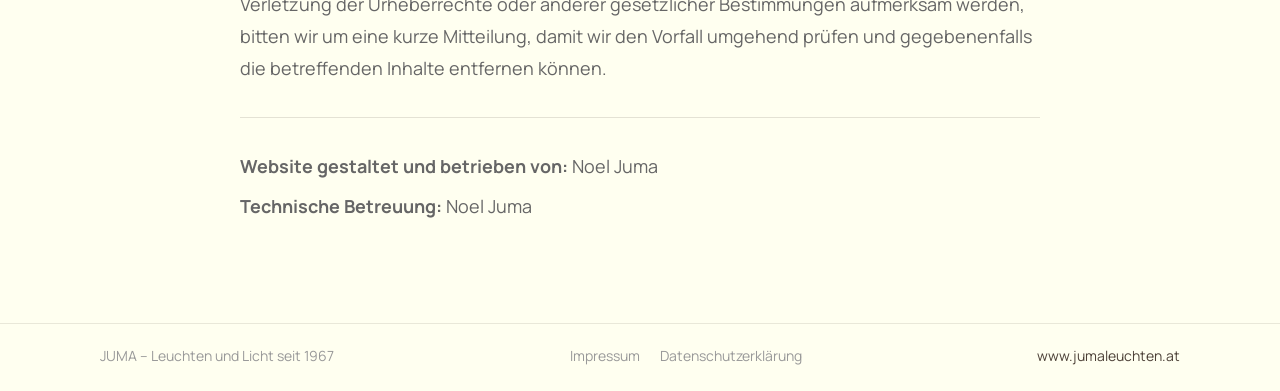
<file: impressum.html>
<!doctype html>
<html lang="de">
  <head>
    <meta charset="utf-8" />
    <meta name="viewport" content="width=device-width, initial-scale=1" />
    <title>JUMA – Impressum</title>
    <meta name="description" content="Impressum von JUMA Leuchten" />
    <link rel="icon" type="image/png" href="Branding/Logo/32x32 Favicon.png" />
    <link rel="preconnect" href="https://fonts.googleapis.com" />
    <link rel="preconnect" href="https://fonts.gstatic.com" crossorigin />
    <link href="https://fonts.googleapis.com/css2?family=Poiret+One&display=swap" rel="stylesheet" />
    <link href="https://fonts.googleapis.com/css2?family=Manrope:wght@400;500;700&display=swap" rel="stylesheet" />
    <link rel="stylesheet" href="styles.css?v=6" />
  </head>
  <body>
    <header class="site-header">
      <div class="container header-inner">
        <a href="index.html" class="brand">
          <div class="brand-logo-wrapper"></div>
        </a>
        <nav class="main-nav" aria-label="Hauptnavigation">
          <ul>
            <li><a href="index.html#challenge">Herausforderung</a></li>
            <li><a href="index.html#solution">Lösung</a></li>
            <li><a href="index.html#services">Leistungen</a></li>
            <li><a href="index.html#references">Referenzen</a></li>
            <li><a href="index.html#process">Prozess</a></li>
            <li><a href="index.html#why-juma">Über uns</a></li>
            <li><a href="index.html#faq">FAQ</a></li>
            <li><a href="index.html#contact">Kontakt</a></li>
          </ul>
        </nav>
        <button
          class="burger"
          type="button"
          aria-label="Menü öffnen"
          aria-expanded="false"
          aria-controls="mobile-nav"
        >
          <span class="burger-line"></span>
          <span class="burger-line"></span>
          <span class="burger-line"></span>
        </button>
      </div>
      <nav id="mobile-nav" class="mobile-nav" aria-label="Mobile Navigation">
        <ul>
          <li><a href="index.html#challenge">Herausforderung</a></li>
          <li><a href="index.html#solution">Lösung</a></li>
          <li><a href="index.html#services">Leistungen</a></li>
          <li><a href="index.html#references">Referenzen</a></li>
          <li><a href="index.html#process">Prozess</a></li>
          <li><a href="index.html#why-juma">Über uns</a></li>
          <li><a href="index.html#faq">FAQ</a></li>
          <li><a href="index.html#contact">Kontakt</a></li>
        </ul>
      </nav>
    </header>

    <main>
      <section class="section">
        <div class="container">
          <div class="section-intro">
            <h1>Impressum</h1>
          </div>
          <div class="section-text" style="text-align: left; max-width: 800px; margin: 0 auto;">
            <p style="margin-bottom: 32px;">
              <strong>Angaben gemäß §5 E-Commerce-Gesetz (ECG), § 24 Mediengesetz (MedienG).</strong>
            </p>

            <div style="margin-bottom: 32px;">
              <h3 style="font-size: 20px; font-weight: 600; color: #4C4037; margin-bottom: 12px;">Name:</h3>
              <p>Mag. Karim Juma, MBA</p>
            </div>

            <div style="margin-bottom: 32px;">
              <h3 style="font-size: 20px; font-weight: 600; color: #4C4037; margin-bottom: 12px;">Unternehmensanschrift:</h3>
              <p>Pohlgasse 27/10, 1120 Wien, Österreich</p>
            </div>

            <div style="margin-bottom: 32px;">
              <h3 style="font-size: 20px; font-weight: 600; color: #4C4037; margin-bottom: 12px;">Kontakt:</h3>
              <p>
                E-Mail: <a href="mailto:contact@jumaleuchten.at" style="color: #4C4037;">contact@jumaleuchten.at</a><br>
                Website: <a href="https://www.jumaleuchten.at" target="_blank" rel="noreferrer" style="color: #4C4037;">www.jumaleuchten.at</a><br>
                Kontaktformular: <a href="https://www.jumaleuchten.at/kontakt" target="_blank" rel="noreferrer" style="color: #4C4037;">www.jumaleuchten.at/kontakt</a>
              </p>
            </div>

            <div style="margin-bottom: 32px;">
              <h3 style="font-size: 20px; font-weight: 600; color: #4C4037; margin-bottom: 12px;">Unternehmensgegenstand:</h3>
              <p>Beratung, Planung und Umsetzung von maßgeschneiderten Beleuchtungslösungen, einschließlich Kristalllustern und modernen Lichtinstallationen.</p>
            </div>

            <div style="margin-bottom: 32px;">
              <h3 style="font-size: 20px; font-weight: 600; color: #4C4037; margin-bottom: 12px;">Mitglied der Wirtschaftskammer Wien:</h3>
              <ul style="list-style: disc; padding-left: 24px; margin: 0;">
                <li>FG Gewerbliche Dienstleister</li>
                <li>LG Elektro- und Einrichtungs-fachhandel</li>
              </ul>
            </div>

            <div style="margin-bottom: 32px;">
              <h3 style="font-size: 20px; font-weight: 600; color: #4C4037; margin-bottom: 12px;">Umsatzsteuer-Identifikationsnummer (UID):</h3>
              <p>ATU48995609</p>
            </div>

            <div style="margin-bottom: 32px;">
              <h3 style="font-size: 20px; font-weight: 600; color: #4C4037; margin-bottom: 12px;">Gewerbe- oder berufsrechtliche Vorschriften:</h3>
              <p>
                Gewerbeordnung 1994 (GewO)<br>
                abrufbar unter <a href="https://www.ris.bka.gv.at" target="_blank" rel="noreferrer" style="color: #4C4037;">www.ris.bka.gv.at</a>
              </p>
            </div>

            <div style="margin-top: 48px; margin-bottom: 32px;">
              <h2 style="font-size: 24px; font-weight: 600; color: #4C4037; margin-bottom: 20px;">Urheberrecht</h2>
              <p style="margin-bottom: 16px;">
                Die Inhalte dieser Website, einschließlich Texte, Bilder und Grafiken, sind urheberrechtlich gemäß dem Urheberrechtsgesetz (UrhG), zum Schutz geistigen Eigentums, abgesichert. Jegliche Vervielfältigung, Bearbeitung, Verbreitung oder sonstige Nutzung, die über den gesetzlich gestatteten privaten Gebrauch hinausgeht, bedarf der ausdrücklichen schriftlichen Zustimmung des Websitebetreibers beziehungsweise der jeweils zuständigen Rechteinhaber.
              </p>
              <p style="margin-bottom: 16px;">
                Downloads und Kopien dieser Seite sind ausschließlich für den privaten, nicht kommerziellen Gebrauch gestattet. Sofern nicht ausdrücklich anders vermerkt, liegt das ausschließliche Urheberrecht bei Karim Juma. Einige Inhalte, insbesondere ausgewählte Bilder, wurden über Adobe Stock lizenziert und unterliegen den jeweiligen Lizenzbedingungen – die entsprechenden Nutzungsrechte liegen in diesen Fällen bei Noel Juma. Sollten Sie auf eine Verletzung der Urheberrechte oder anderer gesetzlicher Bestimmungen aufmerksam werden, bitten wir um eine kurze Mitteilung, damit wir den Vorfall umgehend prüfen und gegebenenfalls die betreffenden Inhalte entfernen können.
              </p>
            </div>

            <div style="margin-top: 32px; padding-top: 32px; border-top: 1px solid rgba(76, 64, 55, 0.15);">
              <p style="margin-bottom: 8px;">
                <strong>Website gestaltet und betrieben von:</strong> Noel Juma
              </p>
              <p>
                <strong>Technische Betreuung:</strong> Noel Juma
              </p>
            </div>
          </div>
        </div>
      </section>
    </main>

    <footer class="site-footer">
      <div class="container footer-inner">
        <div class="footer-left">
          <span>JUMA – Leuchten und Licht seit 1967</span>
        </div>
        <div class="footer-links">
          <a href="impressum.html">Impressum</a>
          <a href="datenschutz.html">Datenschutzerklärung</a>
        </div>
        <div class="footer-right">
          <a href="https://www.jumaleuchten.at/" target="_blank" rel="noreferrer">www.jumaleuchten.at</a>
        </div>
      </div>
    </footer>

    <script src="script.js?v=2" defer></script>
  </body>
</html>
</file>
<file: styles.css>
/* Fonts
   -------------------------------------------------------------------------- */
@font-face {
  font-family: "Antonio";
  src: url("Fonts/antonio/Antonio-SemiBold.ttf") format("truetype");
  font-weight: 600;
  font-style: normal;
  font-display: swap;
}

@font-face {
  font-family: "Catamaran";
  src: url("Fonts/catamaran/Catamaran-Regular.ttf") format("truetype");
  font-weight: 400;
  font-style: normal;
  font-display: swap;
}

@font-face {
  font-family: "Catamaran";
  src: url("Fonts/catamaran/Catamaran-SemiBold.ttf") format("truetype");
  font-weight: 600;
  font-style: normal;
  font-display: swap;
}

@font-face {
  font-family: "Manrope";
  src: url("Fonts/manrope/Manrope-Regular.ttf") format("truetype");
  font-weight: 400;
  font-style: normal;
  font-display: swap;
}

@font-face {
  font-family: "Manrope";
  src: url("Fonts/manrope/Manrope-SemiBold.ttf") format("truetype");
  font-weight: 600;
  font-style: normal;
  font-display: swap;
}

/* Reset & base
   -------------------------------------------------------------------------- */
*,
*::before,
*::after {
  box-sizing: border-box;
}

html {
  scroll-behavior: smooth;
  margin: 0;
  padding: 0;
  background-color: #000000; /* Match header background to prevent white bar */
}

body {
  margin: 0;
  padding: 0;
  font-family: "Manrope", system-ui, -apple-system, BlinkMacSystemFont, "Segoe UI", sans-serif;
  color: #111111;
  background-color: #FFFFF0;
}

img {
  max-width: 100%;
  display: block;
}

a {
  color: inherit;
  text-decoration: none;
}

button {
  font: inherit;
}

.container {
  width: 100%;
  max-width: 1120px;
  margin: 0 auto;
  padding: 0 20px;
}

.section {
  padding: 80px 0;
  background: #FFFFF0;
  color: #111111;
}

.section-alt {
  background: #FFFFF0;
}

.section-intro {
  max-width: 720px;
  margin: 0 auto 48px;
  text-align: center;
}

.section-intro h2 {
  font-family: "Poiret One", "Antonio", system-ui, sans-serif;
  font-weight: 400;
  letter-spacing: 0.1em;
  text-transform: uppercase;
  font-size: 48px;
  margin: 0 0 20px;
  line-height: 1.15;
  color: #4C4037;
}

.section-intro p {
  margin: 0;
  line-height: 1.8;
  color: #666666;
  font-size: 18px;
}

.section-grid {
  display: grid;
  grid-template-columns: minmax(0, 1.1fr) minmax(0, 1fr);
  gap: 40px;
  align-items: center;
  justify-items: center;
}

.section-text h2 {
  font-family: "Poiret One", "Antonio", system-ui, sans-serif;
  font-weight: 400;
  letter-spacing: 0.1em;
  text-transform: uppercase;
  font-size: 42px;
  margin: 0 0 20px;
  line-height: 1.15;
  color: #4C4037;
}

.section-text h3 {
  font-family: "Manrope", system-ui, sans-serif;
  font-weight: 600;
  margin: 24px 0 12px;
  font-size: 24px;
}

.section-text p {
  margin: 0 0 20px;
  line-height: 1.8;
  color: #666666;
  font-size: 18px;
}

.section-text {
  text-align: center;
}

.section-media {
  border-radius: 24px;
  overflow: hidden;
  box-shadow: 0 32px 70px rgba(76, 64, 55, 0.18);
}

.section-media img {
  width: 100%;
  height: 100%;
  object-fit: cover;
}

/* Header & navigation
   -------------------------------------------------------------------------- */
.site-header {
  position: sticky;
  top: 0;
  left: 0;
  right: 0;
  width: 100%;
  z-index: 50;
  background: #000000 !important;
  color: #FFFFF0;
  box-shadow: 0 10px 30px rgba(0, 0, 0, 0.3);
  background-image: none !important;
  margin: 0;
  padding: 0;
}

.site-header::before,
.site-header::after {
  display: none !important;
  content: "" !important;
  background-image: none !important;
}

.header-inner {
  display: flex;
  align-items: center;
  justify-content: space-between;
  padding: 20px 20px 16px;
  position: relative;
  z-index: 10;
  min-height: 60px;
  width: 100%;
}

.brand {
  display: flex;
  align-items: center;
  justify-content: flex-start;
  text-decoration: none;
  margin: 0;
  padding: 0;
}

.brand-logo-wrapper {
  height: 38px; /* Increased to avoid cutting JUMA at the top */
  width: 105px;
  background-image: url('Branding/Logo/Wordmark.png?v=4');
  background-size: 105px auto;
  background-position: center bottom;
  background-repeat: no-repeat;
  display: block;
  overflow: hidden;
  position: relative;
  filter: brightness(0) invert(1);
}

.main-nav {
  display: flex;
}

.main-nav ul {
  display: flex;
  gap: 24px;
  list-style: none;
  margin: 0;
  padding: 0;
}

.main-nav a {
  font-size: 16px;
  letter-spacing: 0.12em;
  text-transform: uppercase;
  color: #FFFFF0;
  position: relative;
  padding-bottom: 2px;
}

.main-nav a::after {
  content: "";
  position: absolute;
  left: 0;
  bottom: 0;
  width: 0;
  height: 1px;
  background: #FFFFF0;
  transition: width 0.24s ease;
}

.main-nav a:hover::after {
  width: 100%;
}

.burger {
  display: none;
  width: 44px;
  height: 44px;
  border-radius: 999px;
  border: 1px solid rgba(255, 255, 240, 0.3);
  background: rgba(0, 0, 0, 0.5);
  backdrop-filter: blur(10px);
  flex-direction: column;
  align-items: flex-start;
  justify-content: center;
  gap: 5px;
  padding: 12px;
  cursor: pointer;
  transition: background 0.25s ease, transform 0.25s ease, box-shadow 0.25s ease, border-color 0.25s ease;
}

.burger-line {
  height: 2px;
  border-radius: 1px;
  background: #FFFFF0;
  transition: width 0.3s cubic-bezier(0.25, 0.8, 0.25, 1), transform 0.25s ease, opacity 0.2s ease;
}

.burger-line:nth-child(1) {
  width: 20px;
}

.burger-line:nth-child(2) {
  width: 16px;
}

.burger-line:nth-child(3) {
  width: 12px;
}

.burger:hover {
  background: rgba(255, 255, 240, 0.1);
  border-color: rgba(255, 255, 240, 0.5);
  transform: translateY(-1px);
  box-shadow: 0 10px 30px rgba(255, 255, 240, 0.2);
}

.burger:hover .burger-line {
  width: 20px;
}

.burger.is-open .burger-line:nth-child(1) {
  width: 20px;
  transform: translateY(7px) rotate(45deg);
}

.burger.is-open .burger-line:nth-child(2) {
  opacity: 0;
  width: 0;
}

.burger.is-open .burger-line:nth-child(3) {
  width: 20px;
  transform: translateY(-7px) rotate(-45deg);
}

.mobile-nav {
  position: fixed;
  inset: 0 0 auto 0;
  top: 72px;
  background: rgba(255, 255, 240, 0.96);
  backdrop-filter: blur(16px);
  transform: translateY(-100%);
  transition: transform 0.3s cubic-bezier(0.25, 0.8, 0.25, 1);
  z-index: 9;
  display: none !important; /* Hide by default - only show when .is-open class is added */
  visibility: hidden !important;
  opacity: 0 !important;
  pointer-events: none !important;
}

.mobile-nav ul {
  list-style: none;
  margin: 0;
  padding: 16px 24px 24px;
  display: flex;
  flex-direction: column;
  gap: 8px;
}

.mobile-nav a {
  display: block;
  padding: 10px 4px;
  color: #111827;
  font-size: 14px;
  letter-spacing: 0.14em;
  text-transform: uppercase;
}

.mobile-nav.is-open {
  transform: translateY(0);
  display: block !important;
  visibility: visible !important;
  opacity: 1 !important;
  pointer-events: all !important;
}

/* Hero
   -------------------------------------------------------------------------- */
.hero {
  position: relative;
  min-height: 100vh;
  overflow: hidden;
  display: flex;
  flex-direction: column;
  background-color: #000000; /* Ensure solid black background */
}

.hero-media {
  position: absolute;
  inset: 0;
  z-index: 0;
}

.hero-media img {
  width: 100%;
  height: 100%;
  object-fit: cover;
  object-position: center 40%;
}

.hero-overlay {
  position: absolute;
  inset: 0;
  background: rgba(0, 0, 0, 0.5); /* 50% black overlay */
  z-index: 1;
  display: none; /* Hidden by default, shown on mobile */
}

.hero-content-wrapper {
  position: relative;
  z-index: 2;
  flex: 1;
  display: flex;
  align-items: flex-end; /* Position content at bottom */
  justify-content: center;
  padding: 0;
  padding-bottom: 10vh; /* Moved 10% higher from previous 20px */
}

.hero-content {
  position: relative;
  z-index: 2;
  padding: 40px 20px;
  max-width: 1400px; /* Increased to allow one line title and perfect centering */
  text-align: center;
  margin: 0 auto;
  display: flex;
  flex-direction: column;
  align-items: center;
}

/* Dark hero variant - text in dark area */
.hero-dark .hero-title-main {
  color: #FFFFF0;
  text-shadow: 0 2px 40px rgba(0, 0, 0, 0.5);
}

.hero-dark .hero-title-sub {
  color: rgba(255, 255, 240, 0.95);
  text-shadow: 0 2px 30px rgba(0, 0, 0, 0.4);
}

.hero-dark .hero-title-sub-small {
  color: rgba(255, 255, 240, 0.7);
  text-shadow: 0 1px 20px rgba(0, 0, 0, 0.3);
}

.hero-dark .hero-subtitle {
  color: rgba(255, 255, 240, 0.85);
  text-shadow: 0 1px 20px rgba(0, 0, 0, 0.3);
}

.btn.secondary-light {
  background: rgba(255, 255, 240, 0.1);
  color: #FFFFF0;
  backdrop-filter: blur(12px);
  -webkit-backdrop-filter: blur(12px);
  border: 1px solid rgba(255, 255, 240, 0.3);
  box-shadow: 0 8px 30px rgba(0, 0, 0, 0.2);
}

.btn.secondary-light:hover {
  background: rgba(255, 255, 240, 0.2);
  border-color: rgba(255, 255, 240, 0.6);
  transform: translateY(-1px);
}

.hero-title-main {
  font-family: "Poiret One", "Antonio", system-ui, sans-serif;
  font-weight: 400;
  letter-spacing: 0.12em;
  text-transform: uppercase;
  font-size: 54px; /* 15% smaller: 64px * 0.85 = 54.4px */
  line-height: 1.15;
  margin: 0 0 20px;
  padding-left: 0.12em; /* Compensate for letter-spacing at the end */
  color: #4C4037;
  white-space: nowrap; /* Forced to one line on web view */
  text-align: center;
  width: 100%;
  display: block;
  box-sizing: border-box;
}

.hero-title-sub {
  margin: 0 0 8px;
  padding-left: 0.06em; /* Compensate for letter-spacing */
  font-family: "Antonio", system-ui, sans-serif;
  font-weight: 600;
  letter-spacing: 0.06em;
  text-transform: uppercase;
  font-size: 32px;
  line-height: 1.3;
  color: #4C4037;
  text-align: center;
  width: 100%;
}

.hero-title-sub-small {
  margin: 0 0 22px;
  padding-left: 0.12em; /* Compensate for letter-spacing */
  font-family: "Manrope", system-ui, sans-serif;
  font-weight: 500;
  letter-spacing: 0.12em;
  text-transform: uppercase;
  font-size: 17px;
  color: #999999;
  text-align: center;
  width: 100%;
}

.hero-subtitle {
  margin: 0 0 32px;
  font-size: 19px;
  line-height: 1.8;
  color: #666666;
}

.hero-actions {
  display: flex;
  flex-wrap: wrap;
  gap: 12px;
  justify-content: center;
}

.btn {
  display: inline-flex;
  align-items: center;
  justify-content: center;
  border-radius: 999px;
  padding: 14px 32px 15px;
  font-size: 16px;
  letter-spacing: 0.12em;
  text-transform: uppercase;
  border: 1px solid transparent;
  cursor: pointer;
  transition: background 0.25s ease, color 0.25s ease, transform 0.14s ease, box-shadow 0.25s ease, border-color 0.25s ease;
  white-space: nowrap;
}

.btn.primary {
  background: rgba(201, 168, 108, 0.75); /* Semi-transparent bronze */
  color: #FFFFF0;
  backdrop-filter: blur(12px);
  -webkit-backdrop-filter: blur(12px);
  border: 1px solid rgba(255, 255, 240, 0.2);
  box-shadow: 0 12px 40px rgba(0, 0, 0, 0.25);
  font-weight: 600;
}

.btn.primary:hover {
  background: rgba(201, 168, 108, 0.9);
  transform: translateY(-2px);
  box-shadow: 0 18px 50px rgba(0, 0, 0, 0.35);
  border-color: rgba(255, 255, 240, 0.4);
}

.btn.secondary {
  background: rgba(255, 255, 240, 0.9);
  color: #4C4037;
  border-color: rgba(76, 64, 55, 0.25);
  box-shadow: 0 12px 30px rgba(76, 64, 55, 0.15);
}

.btn.secondary:hover {
  background: #FFFFF0;
  border-color: #4C4037;
  transform: translateY(-1px);
}

.btn.full-width {
  width: 100%;
}

/* Grids & cards
   -------------------------------------------------------------------------- */
.feature-grid {
  display: grid;
  grid-template-columns: repeat(3, minmax(0, 1fr));
  gap: 24px;
}

.feature-card {
  padding: 32px 28px 30px;
  border-radius: 24px;
  border: 1px solid rgba(76, 64, 55, 0.08);
  background: #FFFFF0;
  box-shadow: 0 24px 60px rgba(76, 64, 55, 0.1);
  transition: transform 0.4s cubic-bezier(0.25, 0.8, 0.25, 1), box-shadow 0.4s ease;
}

.feature-card:hover {
  transform: translateY(-4px);
  box-shadow: 0 32px 70px rgba(76, 64, 55, 0.16);
}

.feature-card h3 {
  margin: 0 0 14px;
  font-family: "Antonio", system-ui, sans-serif;
  font-size: 20px;
  font-weight: 600;
  color: #4C4037;
  letter-spacing: 0.04em;
  text-transform: uppercase;
}

.feature-card p {
  margin: 0;
  font-size: 16px;
  line-height: 1.75;
  color: #666666;
}

.service-grid {
  display: grid;
  grid-template-columns: repeat(4, minmax(0, 1fr));
  gap: 24px;
}

.service-card {
  padding: 32px 26px 30px;
  border-radius: 24px;
  border: 1px solid rgba(76, 64, 55, 0.08);
  background: #FFFFF0;
  box-shadow: 0 24px 60px rgba(76, 64, 55, 0.1);
  transition: transform 0.4s cubic-bezier(0.25, 0.8, 0.25, 1), box-shadow 0.4s ease, border-color 0.3s ease;
}

.service-card:hover {
  transform: translateY(-4px);
  box-shadow: 0 32px 70px rgba(76, 64, 55, 0.16);
  border-color: rgba(76, 64, 55, 0.15);
}

.service-card h3 {
  margin: 0 0 14px;
  font-family: "Antonio", system-ui, sans-serif;
  font-size: 18px;
  font-weight: 600;
  color: #4C4037;
  letter-spacing: 0.04em;
  text-transform: uppercase;
}

.service-card p {
  margin: 0;
  font-size: 15px;
  line-height: 1.75;
  color: #666666;
}

.process-grid {
  display: grid;
  grid-template-columns: repeat(4, minmax(0, 1fr));
  gap: 20px;
}

.process-step {
  padding: 20px 18px 18px;
  border-radius: 18px;
  border: 1px solid rgba(255, 255, 240, 0.7);
  background: radial-gradient(circle at top left, rgba(255, 255, 240, 0.9), rgba(255, 255, 240, 0.7));
  box-shadow: 0 22px 50px rgba(15, 23, 42, 0.16);
  backdrop-filter: blur(16px);
  -webkit-backdrop-filter: blur(16px);
}

.process-number {
  display: inline-flex;
  align-items: center;
  justify-content: center;
  width: 32px;
  height: 32px;
  border-radius: 999px;
  font-size: 13px;
  letter-spacing: 0.16em;
  text-transform: uppercase;
  background: rgba(76, 64, 55, 0.1);
  color: #4C4037;
  margin-bottom: 12px;
}

.process-step h3 {
  margin: 0;
  font-size: 18px;
  font-weight: 600;
}

.reference-grid {
  display: grid;
  grid-template-columns: repeat(3, minmax(0, 1fr));
  gap: 28px;
}

.reference-card {
  border-radius: 24px;
  border: 1px solid rgba(76, 64, 55, 0.08);
  background: #FFFFF0;
  box-shadow: 0 24px 60px rgba(76, 64, 55, 0.12);
  overflow: hidden;
  transition: transform 0.4s cubic-bezier(0.25, 0.8, 0.25, 1), box-shadow 0.4s ease;
}

.reference-card:hover {
  transform: translateY(-6px);
  box-shadow: 0 32px 80px rgba(76, 64, 55, 0.18);
}

.reference-image {
  aspect-ratio: 4/3;
  overflow: hidden;
}

.reference-image img {
  width: 100%;
  height: 100%;
  object-fit: cover;
  transition: transform 0.5s cubic-bezier(0.25, 0.8, 0.25, 1);
}

.reference-card:hover .reference-image img {
  transform: scale(1.05);
}

.reference-content {
  padding: 24px 24px 28px;
}

.reference-card h3 {
  margin: 0 0 14px;
  font-family: "Antonio", system-ui, sans-serif;
  font-size: 22px;
  font-weight: 600;
  color: #4C4037;
  letter-spacing: 0.04em;
  text-transform: uppercase;
}

.reference-card p {
  margin: 0 0 10px;
  color: #666666;
  line-height: 1.7;
  font-size: 16px;
}

.reference-card p:last-child {
  margin-bottom: 0;
}

.reference-challenge,
.reference-solution {
  font-size: 15px;
}

.reference-card strong {
  color: #4C4037;
}

.trust-grid {
  display: grid;
  grid-template-columns: minmax(0, 1.1fr);
}

.checklist {
  list-style: none;
  padding: 0;
  margin: 8px 0 0;
}

.checklist li {
  position: relative;
  padding-left: 26px;
  margin-bottom: 10px;
  color: #4a4f5c;
  font-size: 17px;
  line-height: 1.6;
}

.checklist li::before {
  content: "";
  position: absolute;
  left: 0;
  top: 7px;
  width: 9px;
  height: 9px;
  border-radius: 4px;
  background: #4C4037;
}

/* Contact
   -------------------------------------------------------------------------- */
.section-contact {
  background: radial-gradient(circle at top left, rgba(255, 255, 240, 0.95) 0%, #FFFFF0 55%, #FFFFF0 100%);
}

.contact-grid {
  display: flex;
  flex-direction: column;
  align-items: center;
  gap: 32px;
  max-width: 640px;
  margin: 0 auto;
  width: 100%;
}

.contact-form {
  padding: 26px 24px 24px;
  border-radius: 24px;
  background: #FFFFF0;
  border: 1px solid rgba(76, 64, 55, 0.15);
  box-shadow: 0 22px 60px rgba(76, 64, 55, 0.18);
}

.form-row {
  margin-bottom: 16px;
}

.form-row label {
  display: block;
  margin-bottom: 8px;
  font-size: 14px;
  letter-spacing: 0.14em;
  text-transform: uppercase;
  color: #6b7280;
  font-weight: 600;
}

.form-row input,
.form-row textarea {
  width: 100%;
  padding: 12px 14px;
  border-radius: 12px;
  border: 1px solid rgba(76, 64, 55, 0.25);
  background: #FFFFF0;
  color: #111827;
  font-size: 17px;
  font-family: inherit;
  outline: none;
  transition: border-color 0.2s ease, box-shadow 0.2s ease, background 0.2s ease;
}

.form-row input:focus,
.form-row textarea:focus {
  border-color: #4C4037;
  box-shadow: 0 0 0 2px rgba(76, 64, 55, 0.15);
  background: #FFFFF0;
}

.form-row textarea {
  resize: vertical;
  min-height: 120px;
}

/* FAQ
   -------------------------------------------------------------------------- */
.faq-container {
  max-width: 800px;
  margin: 0 auto;
}

.faq-item {
  margin-bottom: 16px;
  border: 1px solid rgba(76, 64, 55, 0.15);
  border-radius: 12px;
  background: #FFFFF0;
  overflow: hidden;
  transition: box-shadow 0.2s ease;
}

.faq-item:hover {
  box-shadow: 0 4px 12px rgba(76, 64, 55, 0.1);
}

.faq-question {
  width: 100%;
  display: flex;
  justify-content: space-between;
  align-items: center;
  padding: 20px 24px;
  background: transparent;
  border: none;
  text-align: left;
  cursor: pointer;
  font-family: inherit;
  font-size: 18px;
  font-weight: 600;
  color: #4C4037;
  transition: background 0.2s ease;
}

.faq-question:hover {
  background: rgba(76, 64, 55, 0.03);
}

.faq-question span:first-child {
  flex: 1;
  padding-right: 20px;
}

.faq-icon {
  font-size: 24px;
  font-weight: 300;
  color: #4C4037;
  transition: transform 0.3s ease;
  flex-shrink: 0;
  width: 24px;
  text-align: center;
}

.faq-item.is-open .faq-icon {
  transform: rotate(45deg);
}

.faq-answer {
  max-height: 0;
  overflow: hidden;
  transition: max-height 0.3s ease, padding 0.3s ease;
  padding: 0 24px;
}

.faq-item.is-open .faq-answer {
  max-height: 500px;
  padding: 0 24px 20px;
}

.faq-answer p {
  margin: 0;
  padding-top: 16px;
  line-height: 1.8;
  color: #666666;
  font-size: 16px;
}

/* Footer
   -------------------------------------------------------------------------- */
.site-footer {
  background: #FFFFF0;
  color: #999999;
  padding: 22px 0 26px;
  border-top: 1px solid rgba(76, 64, 55, 0.12);
}

.footer-inner {
  display: flex;
  align-items: center;
  justify-content: space-between;
  gap: 24px;
  font-size: 14px;
}

.footer-links {
  display: flex;
  gap: 20px;
}

.footer-links a {
  color: #999999 !important;
  transition: color 0.2s ease;
}

.footer-links a:hover {
  color: #4C4037 !important;
}

@media (max-width: 767px) {
  .footer-inner {
    flex-direction: column;
    text-align: center;
    gap: 16px;
  }
  .footer-links {
    justify-content: center;
  }
}

.site-footer a {
  color: #4C4037;
}

.site-footer a:hover {
  text-decoration: underline;
}

/* Scroll animations
   -------------------------------------------------------------------------- */
[data-animate] {
  opacity: 0;
  transform: translateY(32px);
  transition: opacity 0.8s cubic-bezier(0.25, 0.8, 0.25, 1), transform 0.8s cubic-bezier(0.25, 0.8, 0.25, 1);
}

[data-animate].is-visible {
  opacity: 1;
  transform: translateY(0);
}

/* Staggered animations for cards */
[data-animate].is-visible .feature-card,
[data-animate].is-visible .service-card,
[data-animate].is-visible .reference-card {
  opacity: 0;
  transform: translateY(20px);
  animation: fadeInUp 0.6s cubic-bezier(0.25, 0.8, 0.25, 1) forwards;
}

[data-animate].is-visible .feature-card:nth-child(1),
[data-animate].is-visible .service-card:nth-child(1),
[data-animate].is-visible .reference-card:nth-child(1) { animation-delay: 0.1s; }

[data-animate].is-visible .feature-card:nth-child(2),
[data-animate].is-visible .service-card:nth-child(2),
[data-animate].is-visible .reference-card:nth-child(2) { animation-delay: 0.2s; }

[data-animate].is-visible .feature-card:nth-child(3),
[data-animate].is-visible .service-card:nth-child(3),
[data-animate].is-visible .reference-card:nth-child(3) { animation-delay: 0.3s; }

[data-animate].is-visible .service-card:nth-child(4) { animation-delay: 0.4s; }

@keyframes fadeInUp {
  from {
    opacity: 0;
    transform: translateY(20px);
  }
  to {
    opacity: 1;
    transform: translateY(0);
  }
}

/* Responsive
   -------------------------------------------------------------------------- */
@media (max-width: 1023px) {
  .header-inner {
    padding-inline: 20px;
  }

  .main-nav {
    display: none;
  }

  .burger {
    display: inline-flex;
  }

  .mobile-nav {
    display: none !important; /* Hide mobile nav completely on tablet/mobile when closed */
    visibility: hidden !important;
    opacity: 0 !important;
    pointer-events: none !important;
  }

  .mobile-nav.is-open {
    display: block !important;
    visibility: visible !important;
    opacity: 1 !important;
    pointer-events: all !important;
  }

  .brand-logo-wrapper {
    height: 28px; /* Increased from 20px */
    width: 77px;
    background-size: 77px auto;
    background-position: center bottom;
  }

  .site-header {
    background: #000000 !important; /* Ensure black header on tablet/mobile */
  }

  .hero-content {
    padding: 30px 20px;
    max-width: 700px;
  }

  .hero-content-wrapper {
    padding-bottom: 10vh;
  }

  .hero-media {
    height: 30vh; /* Top 30% for image, leaving 70% black below */
    bottom: auto;
  }

  .hero-media img {
    object-position: center top; /* Focus on the chandelier */
  }

  .hero-overlay {
    display: none; /* No longer needed with solid black bottom */
  }

  .hero-title-main {
    font-size: 36px; /* 15% smaller: 42px * 0.85 = 35.7px */
    white-space: normal;
  }

  .hero-title-sub {
    font-size: 24px;
  }

  .hero-title-sub-small {
    font-size: 16px;
  }

  .hero-subtitle {
    font-size: 18px;
  }

  .section-intro h2 {
    font-size: 36px;
  }

  .section-intro p {
    font-size: 17px;
  }

  .section-text h2 {
    font-size: 32px;
  }

  .section-text p {
    font-size: 17px;
  }

  .feature-card h3 {
    font-size: 20px;
  }

  .feature-card p {
    font-size: 16px;
  }

  .service-card h3 {
    font-size: 18px;
  }

  .service-card p {
    font-size: 15px;
  }

  .process-step h3 {
    font-size: 16px;
  }

  .process-number {
    width: 30px;
    height: 30px;
    font-size: 12px;
  }

  .reference-card h3 {
    font-size: 20px;
  }

  .reference-card p {
    font-size: 15px;
  }

  .reference-grid {
    grid-template-columns: repeat(2, minmax(0, 1fr));
  }

  .reference-content {
    padding: 20px 20px 24px;
  }

  .checklist li {
    font-size: 16px;
  }

  .form-row label {
    font-size: 13px;
  }

  .form-row input,
  .form-row textarea {
    font-size: 16px;
  }

  .feature-grid {
    grid-template-columns: repeat(2, minmax(0, 1fr));
  }

  .service-grid {
    grid-template-columns: repeat(2, minmax(0, 1fr));
  }

  .process-grid {
    grid-template-columns: repeat(4, minmax(0, 1fr));
  }

  .section-grid {
    grid-template-columns: minmax(0, 1fr);
  }

  .section-media {
    max-width: 520px;
  }

  .reference-grid {
    grid-template-columns: repeat(2, minmax(0, 1fr));
  }

  .reference-content {
    padding: 20px 20px 24px;
  }
}

@media (min-width: 1024px) {
  .section {
    min-height: 100vh;
    display: flex;
    align-items: center;
  }

  .section > .container {
    width: 100%;
  }

  .mobile-nav {
    display: none !important; /* Completely hide mobile nav on desktop */
    visibility: hidden !important; /* Also hide from screen readers */
    opacity: 0 !important; /* Ensure it's not visible */
    pointer-events: none !important; /* Disable interactions */
  }

  .hero-content {
    text-align: center;
    display: flex;
    flex-direction: column;
    align-items: center;
    justify-content: center;
    max-width: 1400px; /* Increased to accommodate the one-line title */
    margin: 0 auto;
  }

  .contact-grid {
    max-width: 800px;
    width: 100%;
  }

  .contact-form {
    width: 100%;
  }

  .section-intro {
    max-width: 800px;
  }
}

@media (max-width: 767px) {
  .section {
    padding: 60px 0;
  }

  .hero {
    min-height: 100vh;
  }

  .hero-content {
    padding: 24px 16px;
  }

  .hero-content-wrapper {
    padding-bottom: 20px;
  }

  .hero-title-main {
    font-size: 24px; /* 15% smaller: 28px * 0.85 = 23.8px */
    white-space: normal;
  }

  .brand-logo-wrapper {
    height: 24px; /* Increased from 18px */
    width: 70px;
    background-size: 70px auto;
    background-position: center bottom;
  }

  .site-header {
    background: #000000 !important; /* Ensure black header on mobile */
  }

  .mobile-nav {
    display: none !important; /* Hide mobile nav completely on mobile when closed */
    visibility: hidden !important;
    opacity: 0 !important;
    pointer-events: none !important;
  }

  .mobile-nav.is-open {
    display: block !important;
    visibility: visible !important;
    opacity: 1 !important;
    pointer-events: all !important;
  }

  .hero-title-sub {
    font-size: 18px;
  }

  .hero-title-sub-small {
    font-size: 14px;
  }

  .hero-subtitle {
    font-size: 16px;
  }

  .hero-actions {
    flex-direction: column;
    align-items: stretch;
  }

  .btn {
    width: 100%;
    justify-content: center;
  }

  .section-intro {
    margin-bottom: 32px;
  }

  .section-intro h2 {
    font-size: 28px;
  }

  .section-intro p {
    font-size: 16px;
  }

  .section-text h2 {
    font-size: 24px;
  }

  .section-text p {
    font-size: 16px;
  }

  .feature-card h3 {
    font-size: 18px;
  }

  .feature-card p {
    font-size: 15px;
  }

  .service-card h3 {
    font-size: 17px;
  }

  .service-card p {
    font-size: 14px;
  }

  .btn {
    font-size: 14px;
    padding: 12px 24px 13px;
  }

  .process-step h3 {
    font-size: 15px;
  }

  .process-number {
    width: 28px;
    height: 28px;
    font-size: 12px;
  }

  .reference-card h3 {
    font-size: 18px;
  }

  .reference-card p {
    font-size: 14px;
  }

  .reference-grid {
    grid-template-columns: minmax(0, 1fr);
  }

  .reference-content {
    padding: 18px 18px 22px;
  }

  .checklist li {
    font-size: 15px;
  }

  .form-row label {
    font-size: 13px;
  }

  .form-row input,
  .form-row textarea {
    font-size: 16px;
    padding: 11px 13px;
  }

  .section-grid {
    gap: 24px;
  }

  .feature-grid {
    grid-template-columns: minmax(0, 1fr);
  }

  .service-grid {
    grid-template-columns: minmax(0, 1fr);
  }

  .process-grid {
    grid-template-columns: repeat(2, minmax(0, 1fr));
  }

  .contact-form {
    padding-inline: 18px;
  }

  .footer-inner {
    flex-direction: column;
    align-items: flex-start;
  }
}
</file>
